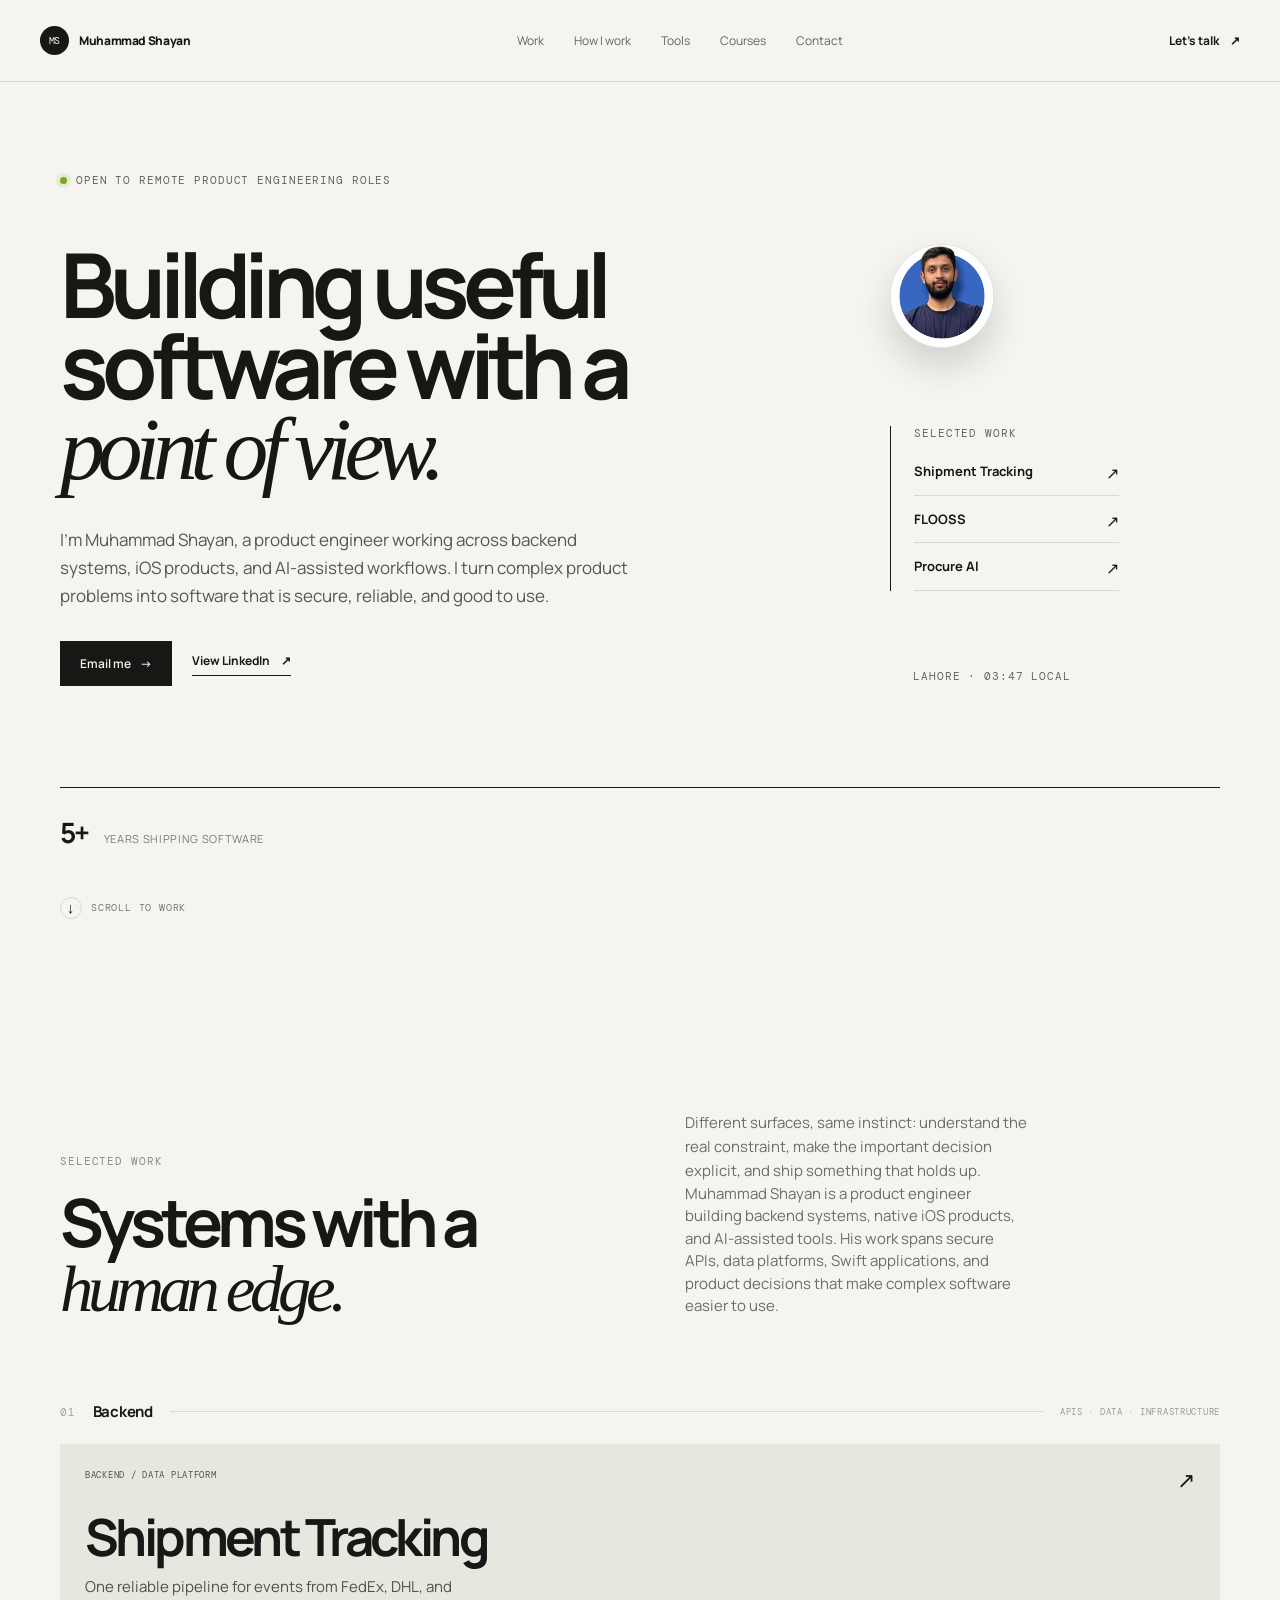
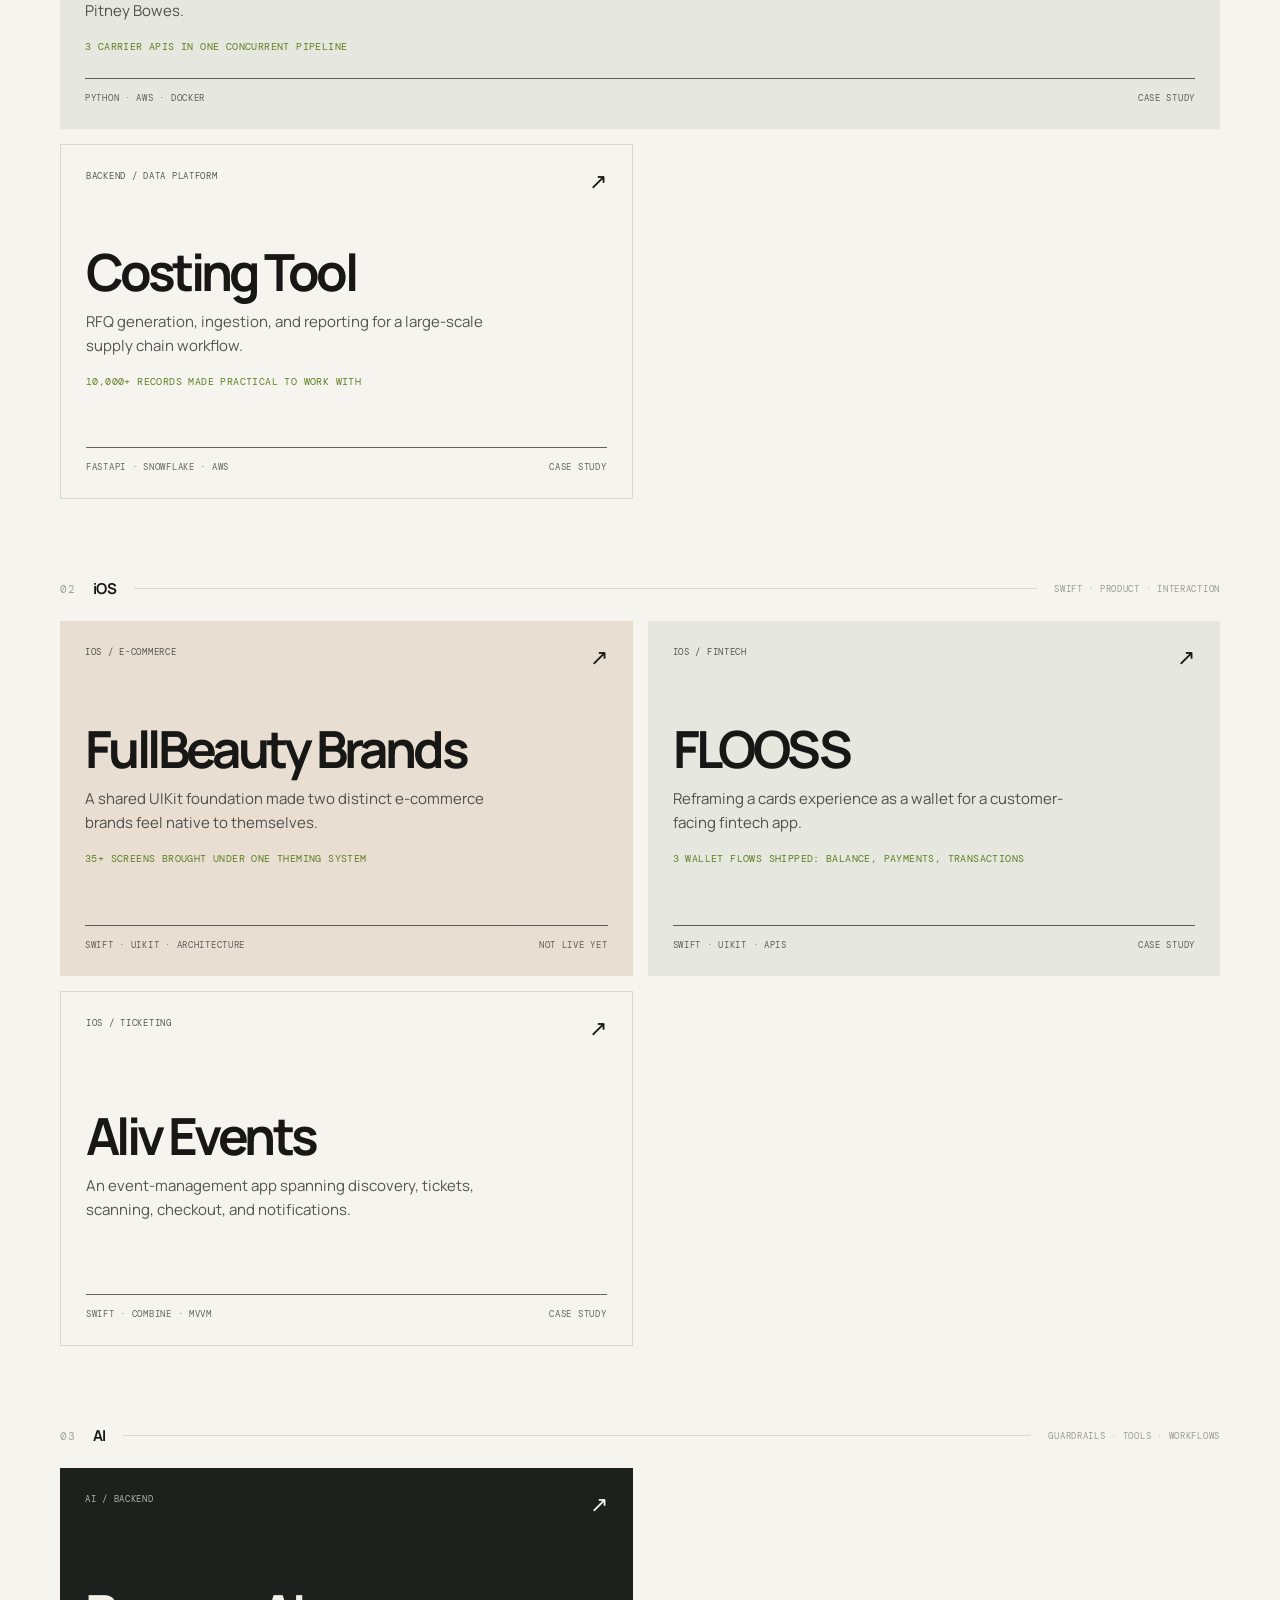
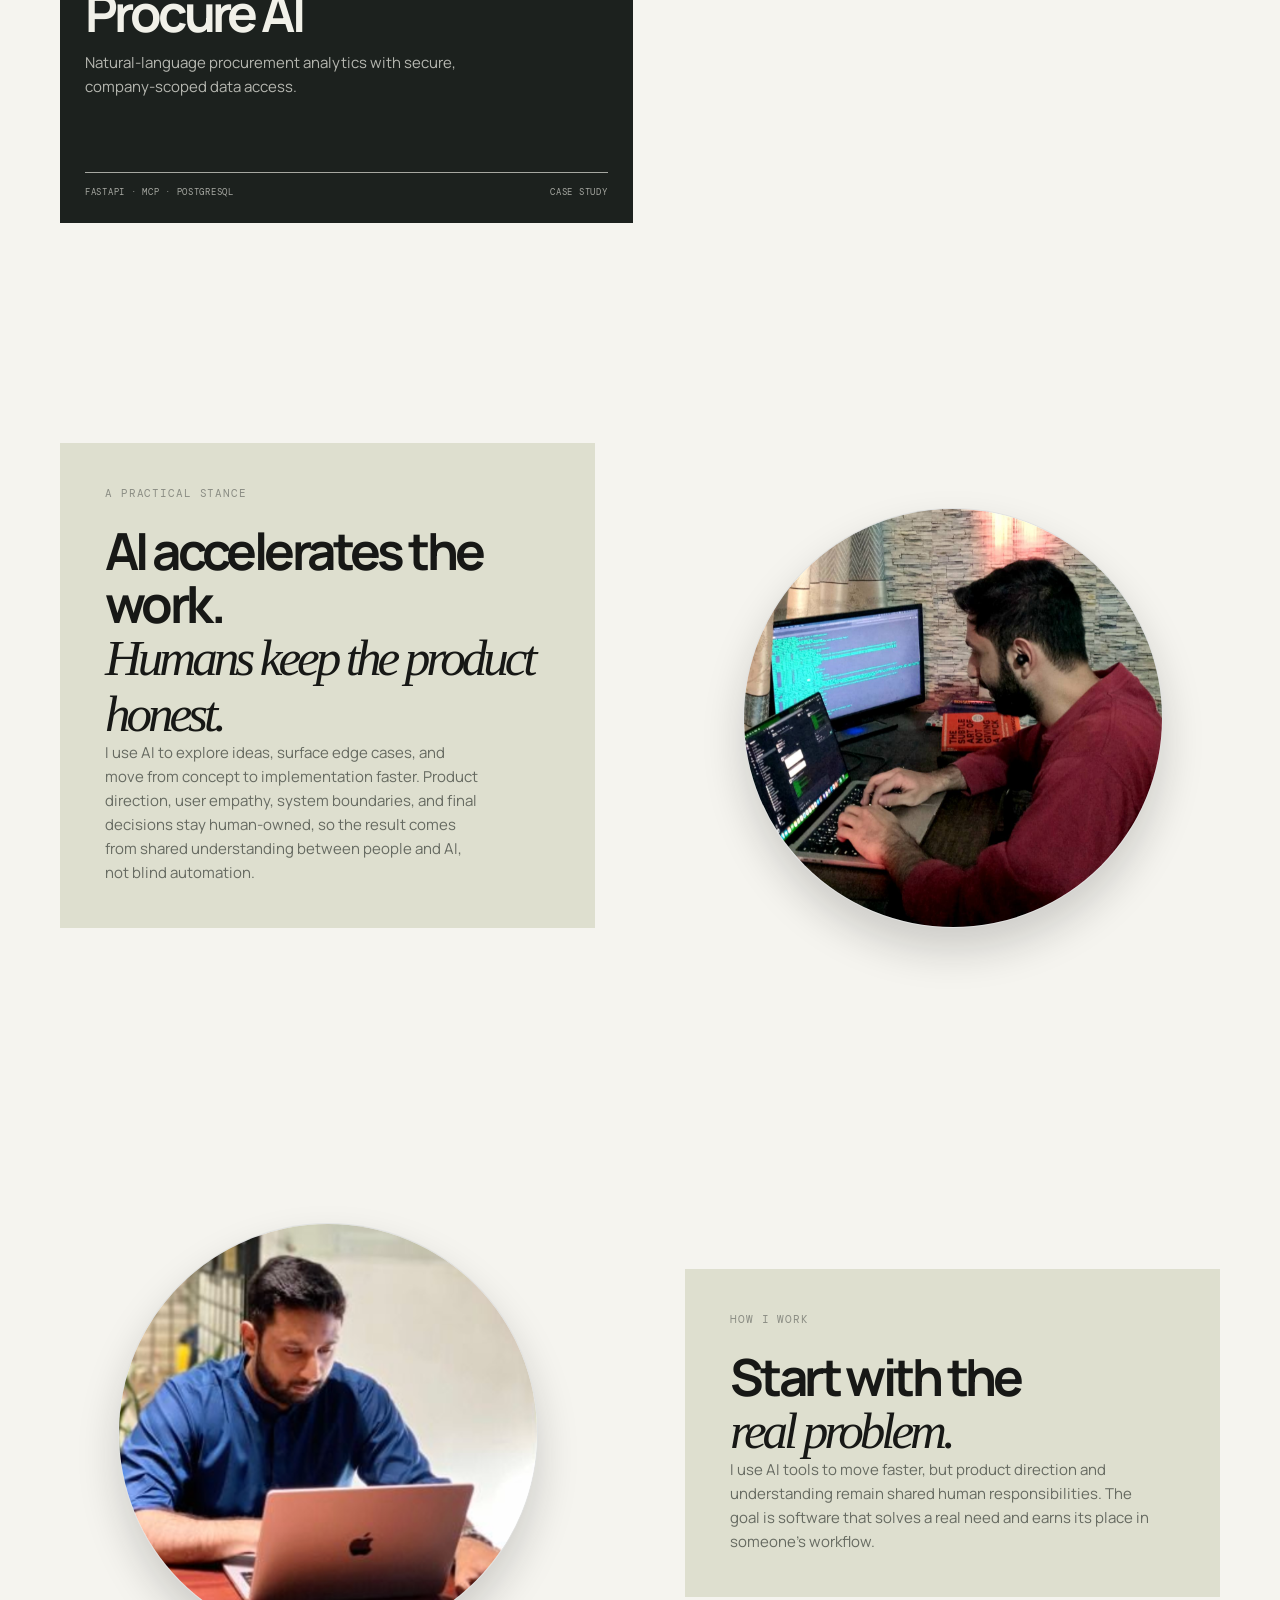
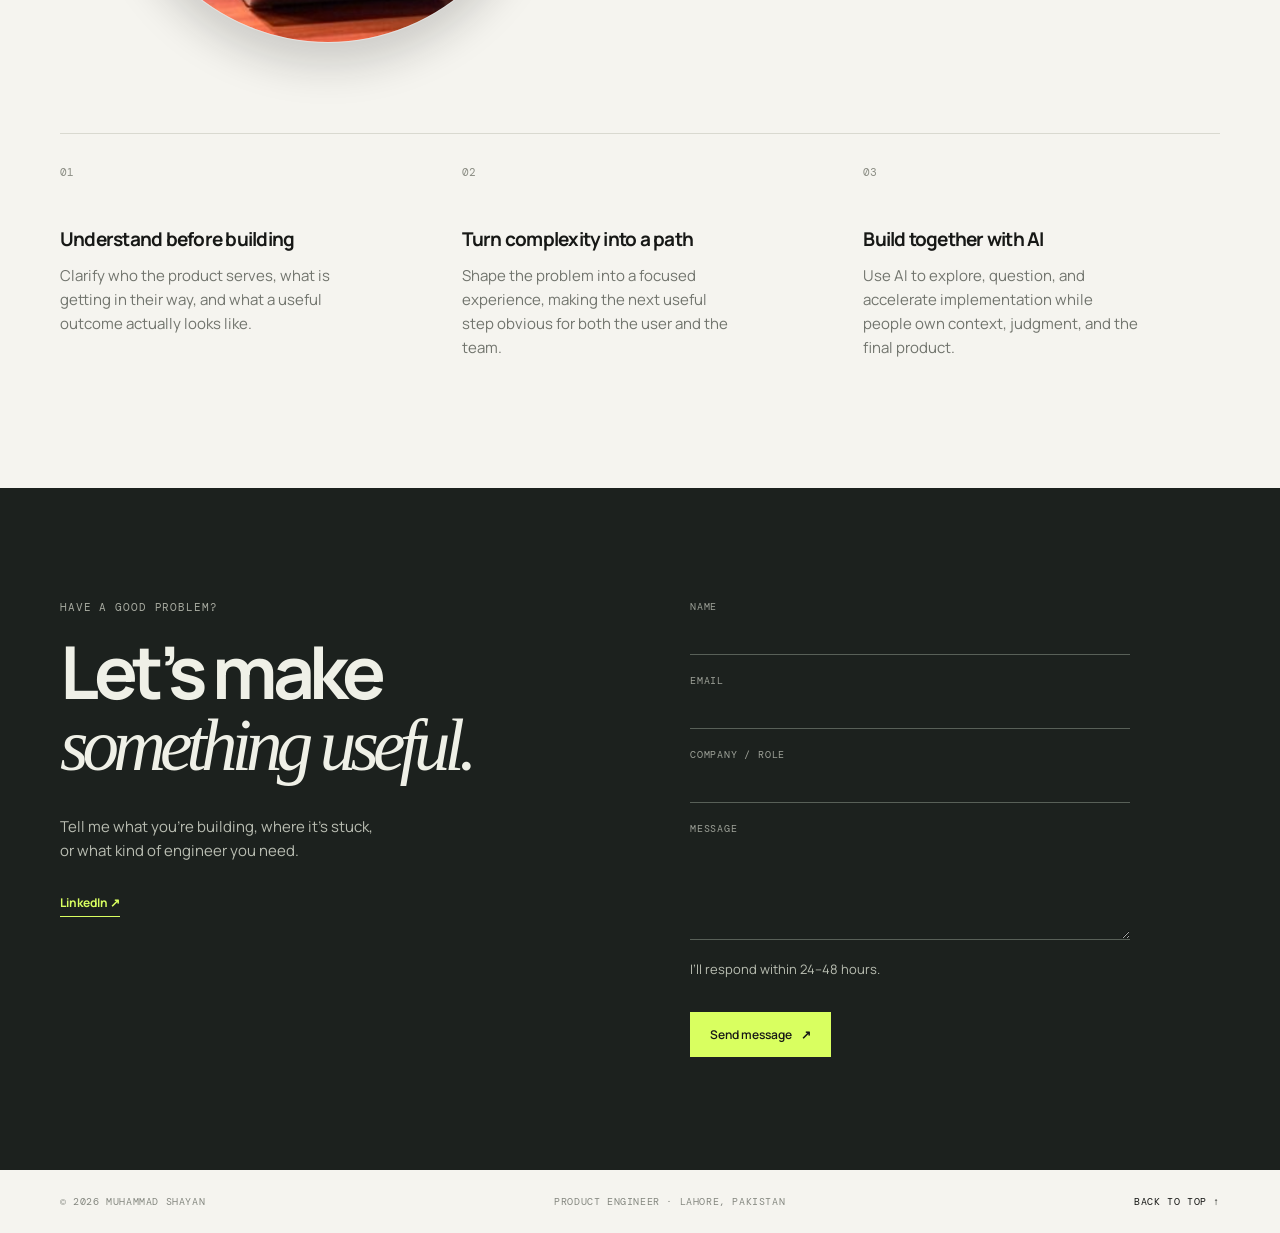
<file: index.html>
<!doctype html>
<html lang="en">
<head>
  <meta charset="utf-8">
  <meta name="viewport" content="width=device-width, initial-scale=1">
  <meta name="description" content="Muhammad Shayan is a product engineer building backend systems, native iOS products, and AI-assisted tools grounded in secure APIs, useful data, and thoughtful UX.">
  <meta name="author" content="Muhammad Shayan">
  <link rel="canonical" href="https://muhammad-shayan-haider.github.io/">
  <link rel="icon" href="assets/muhammad-shayan.jpg" type="image/jpeg">
  <meta property="og:type" content="website">
  <meta property="og:url" content="https://muhammad-shayan-haider.github.io/">
  <meta property="og:title" content="Muhammad Shayan — Product Engineer">
  <meta property="og:description" content="Backend systems, iOS products, and AI-assisted workflows — built with sound engineering judgment.">
  <meta property="og:image" content="https://muhammad-shayan-haider.github.io/assets/muhammad-shayan.jpg">
  <meta name="twitter:card" content="summary_large_image">
  <meta name="twitter:title" content="Muhammad Shayan — Product Engineer">
  <meta name="twitter:description" content="Backend systems, iOS products, and AI-assisted workflows — built with sound engineering judgment.">
  <meta name="twitter:image" content="https://muhammad-shayan-haider.github.io/assets/muhammad-shayan.jpg">
  <script type="application/ld+json">
    {
      "@context": "https://schema.org",
      "@graph": [
        {"@type":"Person","@id":"https://muhammad-shayan-haider.github.io/#person","name":"Muhammad Shayan","jobTitle":"Product Engineer","url":"https://muhammad-shayan-haider.github.io/","sameAs":["https://www.linkedin.com/in/muhammad-shayan-96467b20a/"],"knowsAbout":["Backend engineering","iOS development","Swift","AI product engineering","Secure APIs"]},
        {"@type":"WebSite","@id":"https://muhammad-shayan-haider.github.io/#website","url":"https://muhammad-shayan-haider.github.io/","name":"Muhammad Shayan — Product Engineer","description":"Muhammad Shayan is a product engineer building backend systems, native iOS products, and AI-assisted tools.","publisher":{"@id":"https://muhammad-shayan-haider.github.io/#person"}}
      ]
    }
  </script>
  <title>Muhammad Shayan — Product Engineer</title>
  <link rel="preconnect" href="https://fonts.googleapis.com">
  <link rel="preconnect" href="https://fonts.gstatic.com" crossorigin>
  <link href="https://fonts.googleapis.com/css2?family=DM+Mono:wght@400;500&family=Manrope:wght@400;500;600;700;800&display=swap" rel="stylesheet">
  <link rel="stylesheet" href="styles.css">
  <meta name="google-site-verification" content="2lUdAusrGSJ0vyj9zATzhXYY0Mb_Ny6RSrdr-Fg2oCY">
</head>
<body>
  <header class="site-header">
    <a class="brand" href="#top" aria-label="Muhammad Shayan home"><span class="brand-mark">MS</span><span>Muhammad Shayan</span></a>
    <nav aria-label="Main navigation">
      <a href="#work">Work</a><a href="#how-i-work">How I work</a><a href="tools.html">Tools</a><a href="courses.html">Courses</a><a href="#contact">Contact</a>
    </nav>
    <a class="header-cta" href="#contact">Let’s talk <span>↗</span></a>
  </header>

  <main id="top">
    <section class="hero section-shell">
      <div class="eyebrow"><span class="status-dot"></span> Open to remote product engineering roles</div>
      <div class="hero-grid">
        <div>
          <h1>Building useful<br>software with a<br><em>point of view.</em></h1>
          <p class="hero-copy">I’m Muhammad Shayan, a product engineer working across backend systems, iOS products, and AI-assisted workflows. I turn complex product problems into software that is secure, reliable, and good to use.</p>
          <div class="hero-actions"><a class="button button-dark" href="#contact">Email me <span>→</span></a><a class="text-link" href="https://www.linkedin.com/in/muhammad-shayan-96467b20a/" target="_blank" rel="noreferrer">View LinkedIn <span>↗</span></a></div>
        </div>
        <div class="hero-side"><img class="hero-portrait" src="assets/muhammad-shayan.jpg" alt="Portrait of Muhammad Shayan"><div class="hero-teaser"><span class="mono-label">Selected work</span><a href="projects/shipment-tracking.html">Shipment Tracking <span>↗</span></a><a href="projects/flooss.html">FLOOSS <span>↗</span></a><a href="projects/procure-ai.html">Procure AI <span>↗</span></a></div><div class="hero-note"><span class="mono-label" id="local-time">Lahore · --:-- local</span></div></div>
      </div>
      <div class="proof-grid"><div><strong>5+</strong><span>years shipping software</span></div></div><a class="scroll-cue" href="#work" aria-label="Scroll to selected work"><span>↓</span> Scroll to work</a>
    </section>

    <section class="work section-shell" id="work">
      <div class="section-intro"><div><span class="kicker">Selected work</span><h2>Systems with a<br><em>human edge.</em></h2></div><div><p>Different surfaces, same instinct: understand the real constraint, make the important decision explicit, and ship something that holds up.</p><p class="seo-context">Muhammad Shayan is a product engineer building backend systems, native iOS products, and AI-assisted tools. His work spans secure APIs, data platforms, Swift applications, and product decisions that make complex software easier to use.</p></div></div>
      <div class="discipline-block" id="backend"><div class="discipline-heading"><span class="section-number">01</span><h3>Backend</h3><span class="line"></span><span class="discipline-meta">APIs · data · infrastructure</span></div>
        <div class="project-grid">
          <a class="project-card card-wide card-light" href="projects/shipment-tracking.html"><div class="card-top"><span class="tag">Backend / Data platform</span><span class="arrow">↗</span></div><div><h4>Shipment Tracking</h4><p>One reliable pipeline for events from FedEx, DHL, and Pitney Bowes.</p><span class="outcome">3 carrier APIs in one concurrent pipeline</span></div><div class="card-footer"><span>Python · AWS · Docker</span><span>Case study</span></div></a>
          <a class="project-card card-outline" href="projects/costing-tool.html"><div class="card-top"><span class="tag">Backend / Data platform</span><span class="arrow">↗</span></div><div><h4>Costing Tool</h4><p>RFQ generation, ingestion, and reporting for a large-scale supply chain workflow.</p><span class="outcome">10,000+ records made practical to work with</span></div><div class="card-footer"><span>FastAPI · Snowflake · AWS</span><span>Case study</span></div></a>
        </div>
      </div>
      <div class="discipline-block" id="ios"><div class="discipline-heading"><span class="section-number">02</span><h3>iOS</h3><span class="line"></span><span class="discipline-meta">Swift · product · interaction</span></div>
        <div class="project-grid">
          <a class="project-card card-warm" href="projects/fullbeauty.html"><div class="card-top"><span class="tag">iOS / E-commerce</span><span class="arrow">↗</span></div><div><h4>FullBeauty Brands</h4><p>A shared UIKit foundation made two distinct e-commerce brands feel native to themselves.</p><span class="outcome">35+ screens brought under one theming system</span></div><div class="card-footer"><span>Swift · UIKit · Architecture</span><span>Not live yet</span></div></a>
          <a class="project-card card-light" href="projects/flooss.html"><div class="card-top"><span class="tag">iOS / Fintech</span><span class="arrow">↗</span></div><div><h4>FLOOSS</h4><p>Reframing a cards experience as a wallet for a customer-facing fintech app.</p><span class="outcome">3 wallet flows shipped: balance, payments, transactions</span></div><div class="card-footer"><span>Swift · UIKit · APIs</span><span>Case study</span></div></a>
          <a class="project-card card-outline" href="projects/aliv-events.html"><div class="card-top"><span class="tag">iOS / Ticketing</span><span class="arrow">↗</span></div><div><h4>Aliv Events</h4><p>An event-management app spanning discovery, tickets, scanning, checkout, and notifications.</p></div><div class="card-footer"><span>Swift · Combine · MVVM</span><span>Case study</span></div></a>
        </div>
      </div>
      <div class="discipline-block" id="ai"><div class="discipline-heading"><span class="section-number">03</span><h3>AI</h3><span class="line"></span><span class="discipline-meta">guardrails · tools · workflows</span></div>
        <div class="project-grid"><a class="project-card dark-card" href="projects/procure-ai.html"><div class="card-top"><span class="tag">AI / Backend</span><span class="arrow">↗</span></div><div><h4>Procure AI</h4><p>Natural-language procurement analytics with secure, company-scoped data access.</p></div><div class="card-footer"><span>FastAPI · MCP · PostgreSQL</span><span>Case study</span></div></a></div>
      </div>
    </section>

    <section class="ai-spotlight section-shell" id="ai-spotlight">
      <div class="ai-spotlight-copy">
        <span class="kicker">A practical stance</span>
        <h2>AI accelerates the work.<br><em>Humans keep the product honest.</em></h2>
        <p>I use AI to explore ideas, surface edge cases, and move from concept to implementation faster. Product direction, user empathy, system boundaries, and final decisions stay human-owned, so the result comes from shared understanding between people and AI, not blind automation.</p>
      </div>
      <img class="ai-spotlight-image" src="assets/muhammad-shayan-workspace.jpg" alt="Muhammad Shayan working at a desk">
    </section>


    <section class="how section-shell" id="how-i-work">
      <div class="how-spotlight">
        <img class="how-spotlight-image" src="assets/muhammad-shayan-building.jpg" alt="Muhammad Shayan working at a laptop">
        <div class="how-spotlight-copy">
          <span class="kicker">How I work</span>
          <h2>Start with the<br><em>real problem.</em></h2>
          <p>I use AI tools to move faster, but product direction and understanding remain shared human responsibilities. The goal is software that solves a real need and earns its place in someone’s workflow.</p>
        </div>
      </div>
      <div class="principles"><div><span>01</span><h3>Understand before building</h3><p>Clarify who the product serves, what is getting in their way, and what a useful outcome actually looks like.</p></div><div><span>02</span><h3>Turn complexity into a path</h3><p>Shape the problem into a focused experience, making the next useful step obvious for both the user and the team.</p></div><div><span>03</span><h3>Build together with AI</h3><p>Use AI to explore, question, and accelerate implementation while people own context, judgment, and the final product.</p></div></div>
    </section>

    <section class="contact dark-section" id="contact"><div class="section-shell contact-grid"><div><span class="kicker muted">Have a good problem?</span><h2>Let’s make<br><em>something useful.</em></h2><p class="contact-intro">Tell me what you’re building, where it’s stuck, or what kind of engineer you need.</p><a class="linkedin-link" href="https://www.linkedin.com/in/muhammad-shayan-96467b20a/" target="_blank" rel="noreferrer">LinkedIn <span>↗</span></a></div><form action="https://formspree.io/f/xoeadeao" method="POST"><label>Name<input type="text" name="name" autocomplete="name" required></label><label>Email<input type="email" name="email" autocomplete="email" required></label><label>Company / role<input type="text" name="company_role" required></label><label>Message<textarea name="message" rows="4" required></textarea></label><p class="form-trust">I’ll respond within 24–48 hours.</p><button class="button button-light" type="submit">Send message <span>↗</span></button></form></div></section>
  </main>
  <footer class="site-footer section-shell"><span>© 2026 Muhammad Shayan</span><span>Product engineer · Lahore, Pakistan</span><a href="#top">Back to top ↑</a></footer>
  <script src="script.js"></script>
</body>
</html>
</file>
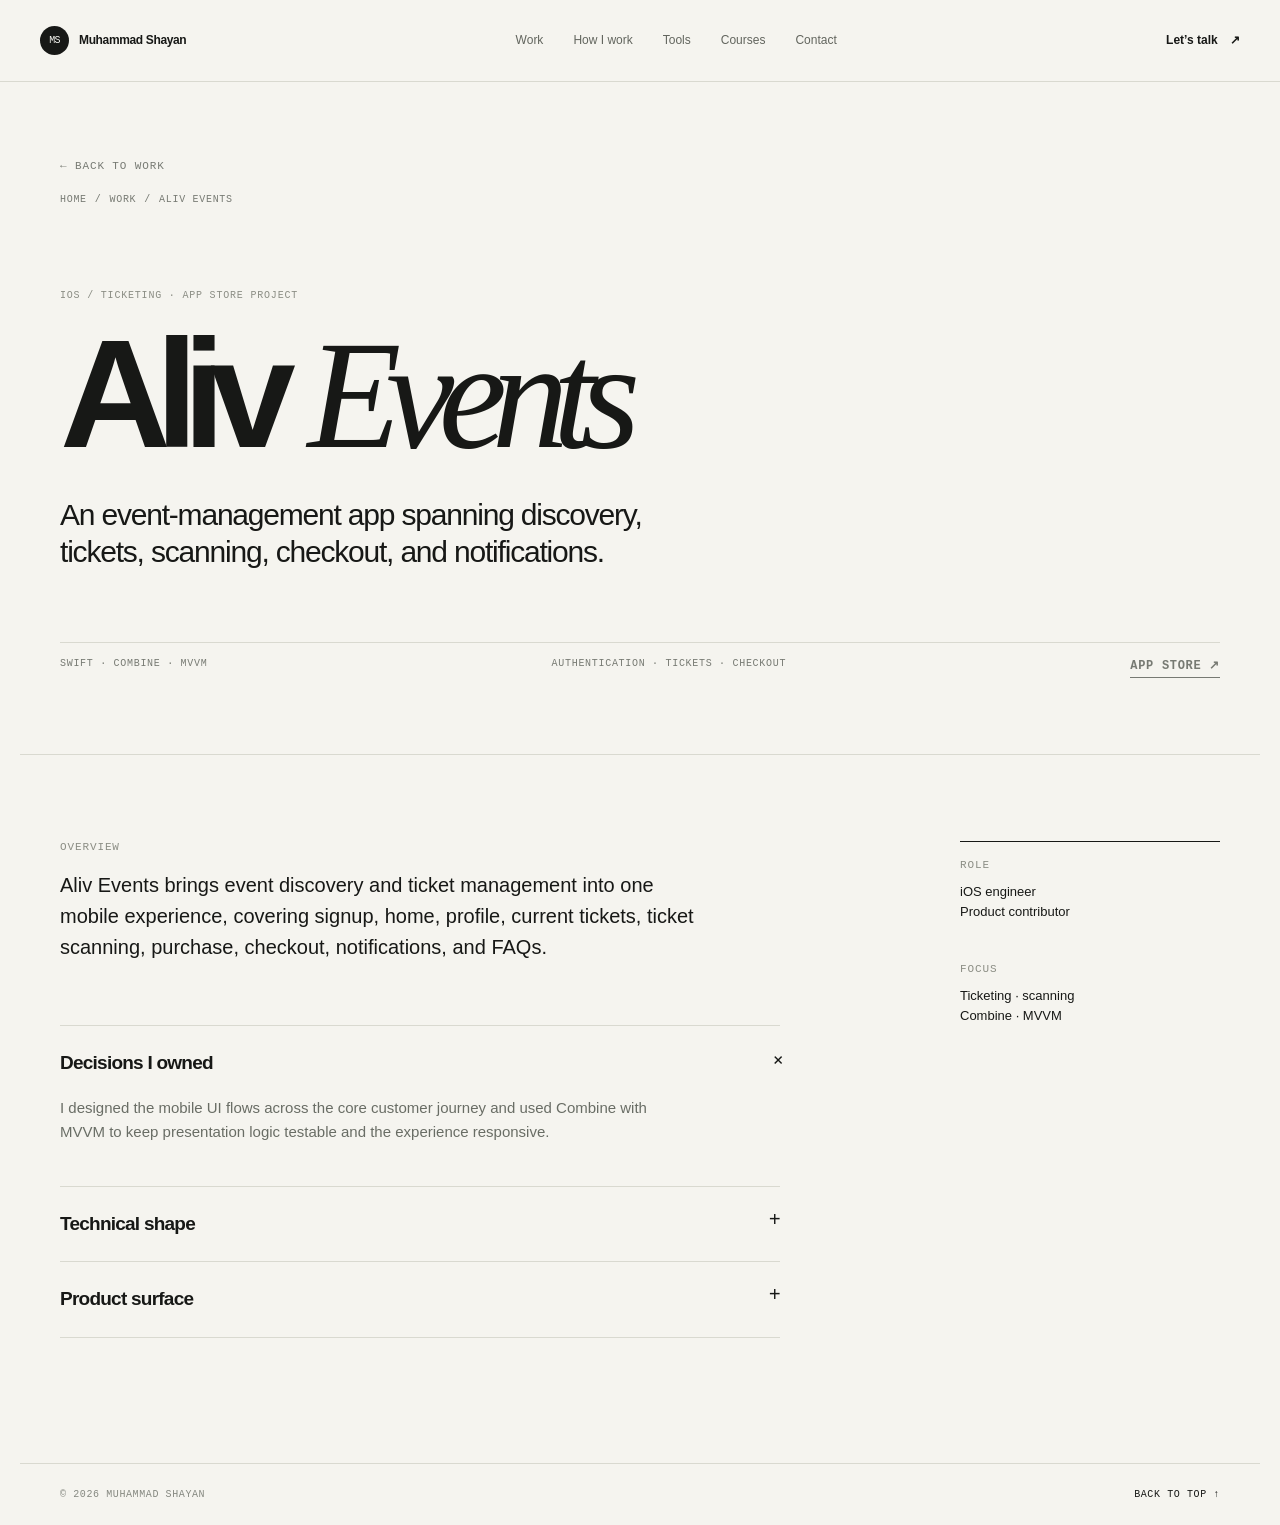
<file: projects/aliv-events.html>
<!doctype html><html lang="en"><head><meta charset="utf-8"><meta name="viewport" content="width=device-width, initial-scale=1"><meta name="description" content="An event-management iOS app that brings discovery, tickets, scanning, checkout, and notifications into one customer journey."><link rel="canonical" href="https://muhammad-shayan-haider.github.io/projects/aliv-events.html"><link rel="icon" href="../assets/muhammad-shayan.jpg" type="image/jpeg"><meta property="og:type" content="article"><meta property="og:url" content="https://muhammad-shayan-haider.github.io/projects/aliv-events.html"><meta property="og:title" content="Aliv Events — Muhammad Shayan"><meta property="og:description" content="An event-management iOS app that brings discovery, tickets, scanning, checkout, and notifications into one customer journey."><meta property="og:image" content="https://muhammad-shayan-haider.github.io/assets/muhammad-shayan.jpg"><meta name="twitter:card" content="summary_large_image"><meta name="twitter:title" content="Aliv Events — Muhammad Shayan"><meta name="twitter:description" content="An event-management iOS app that brings discovery, tickets, scanning, checkout, and notifications into one customer journey."><meta name="twitter:image" content="https://muhammad-shayan-haider.github.io/assets/muhammad-shayan.jpg"><title>Aliv Events — Muhammad Shayan</title><link rel="stylesheet" href="../styles.css"><link rel="stylesheet" href="../detail.css"><script type="application/ld+json">{"@context":"https://schema.org","@type":"CreativeWork","name":"Aliv Events","url":"https://muhammad-shayan-haider.github.io/projects/aliv-events.html","description":"An event-management iOS app that brings discovery, tickets, scanning, checkout, and notifications into one customer journey.","about":"iOS product engineering","contributor":{"@type":"Person","name":"Muhammad Shayan"},"isPartOf":{"@id":"https://muhammad-shayan-haider.github.io/#website"}}</script><script type="application/ld+json">{"@context":"https://schema.org","@type":"BreadcrumbList","itemListElement":[{"@type":"ListItem","position":1,"name":"Home","item":"https://muhammad-shayan-haider.github.io/"},{"@type":"ListItem","position":2,"name":"Work","item":"https://muhammad-shayan-haider.github.io/#work"},{"@type":"ListItem","position":3,"name":"Aliv Events","item":"https://muhammad-shayan-haider.github.io/projects/aliv-events.html"}]}</script></head><body class="detail-page"><header class="site-header"><a class="brand" href="../index.html"><span class="brand-mark">MS</span><span>Muhammad Shayan</span></a><nav><a href="../index.html#work">Work</a><a href="../index.html#how-i-work">How I work</a><a href="../tools.html">Tools</a><a href="../courses.html">Courses</a><a href="../index.html#contact">Contact</a></nav><a class="header-cta" href="../index.html#contact">Let’s talk <span>↗</span></a></header><main><section class="detail-hero section-shell"><a class="back-link" href="../index.html#ios">← Back to work</a><nav class="breadcrumbs" aria-label="Breadcrumb"><a href="../index.html">Home</a><span aria-hidden="true">/</span><a href="../index.html#work">Work</a><span aria-hidden="true">/</span><span>Aliv Events</span></nav><div class="detail-label">iOS / Ticketing · App Store project</div><h1>Aliv <em>Events</em></h1><p class="detail-lede">An event-management app spanning discovery, tickets, scanning, checkout, and notifications.</p><div class="detail-meta"><span>Swift · Combine · MVVM</span><span>Authentication · tickets · checkout</span><a class="text-link" href="https://apps.apple.com/bs/app/aliv-events/id6444632488" target="_blank" rel="noreferrer">App Store ↗</a></div></section><section class="detail-body section-shell"><div class="detail-main"><div class="detail-block"><span class="kicker">Overview</span><p>Aliv Events brings event discovery and ticket management into one mobile experience, covering signup, home, profile, current tickets, ticket scanning, purchase, checkout, notifications, and FAQs.</p></div><details open><summary>Decisions I owned <span>+</span></summary><div class="details-content"><p>I designed the mobile UI flows across the core customer journey and used Combine with MVVM to keep presentation logic testable and the experience responsive.</p></div></details><details><summary>Technical shape <span>+</span></summary><div class="details-content"><p>The app separated presentation concerns from interaction and state handling through MVVM, with Combine coordinating UI updates across authentication, discovery, ticketing, and checkout flows.</p></div></details><details><summary>Product surface <span>+</span></summary><div class="details-content"><p>The product covered both sides of attending an event: finding something worth attending and having a reliable path from ticket purchase to entry.</p></div></details></div><aside class="detail-aside"><span class="kicker">Role</span><p>iOS engineer<br>Product contributor</p><span class="kicker">Focus</span><p>Ticketing · scanning<br>Combine · MVVM</p></aside></section></main><footer class="site-footer section-shell"><span>© 2026 Muhammad Shayan</span><a href="../index.html#top">Back to top ↑</a></footer></body></html>
</file>
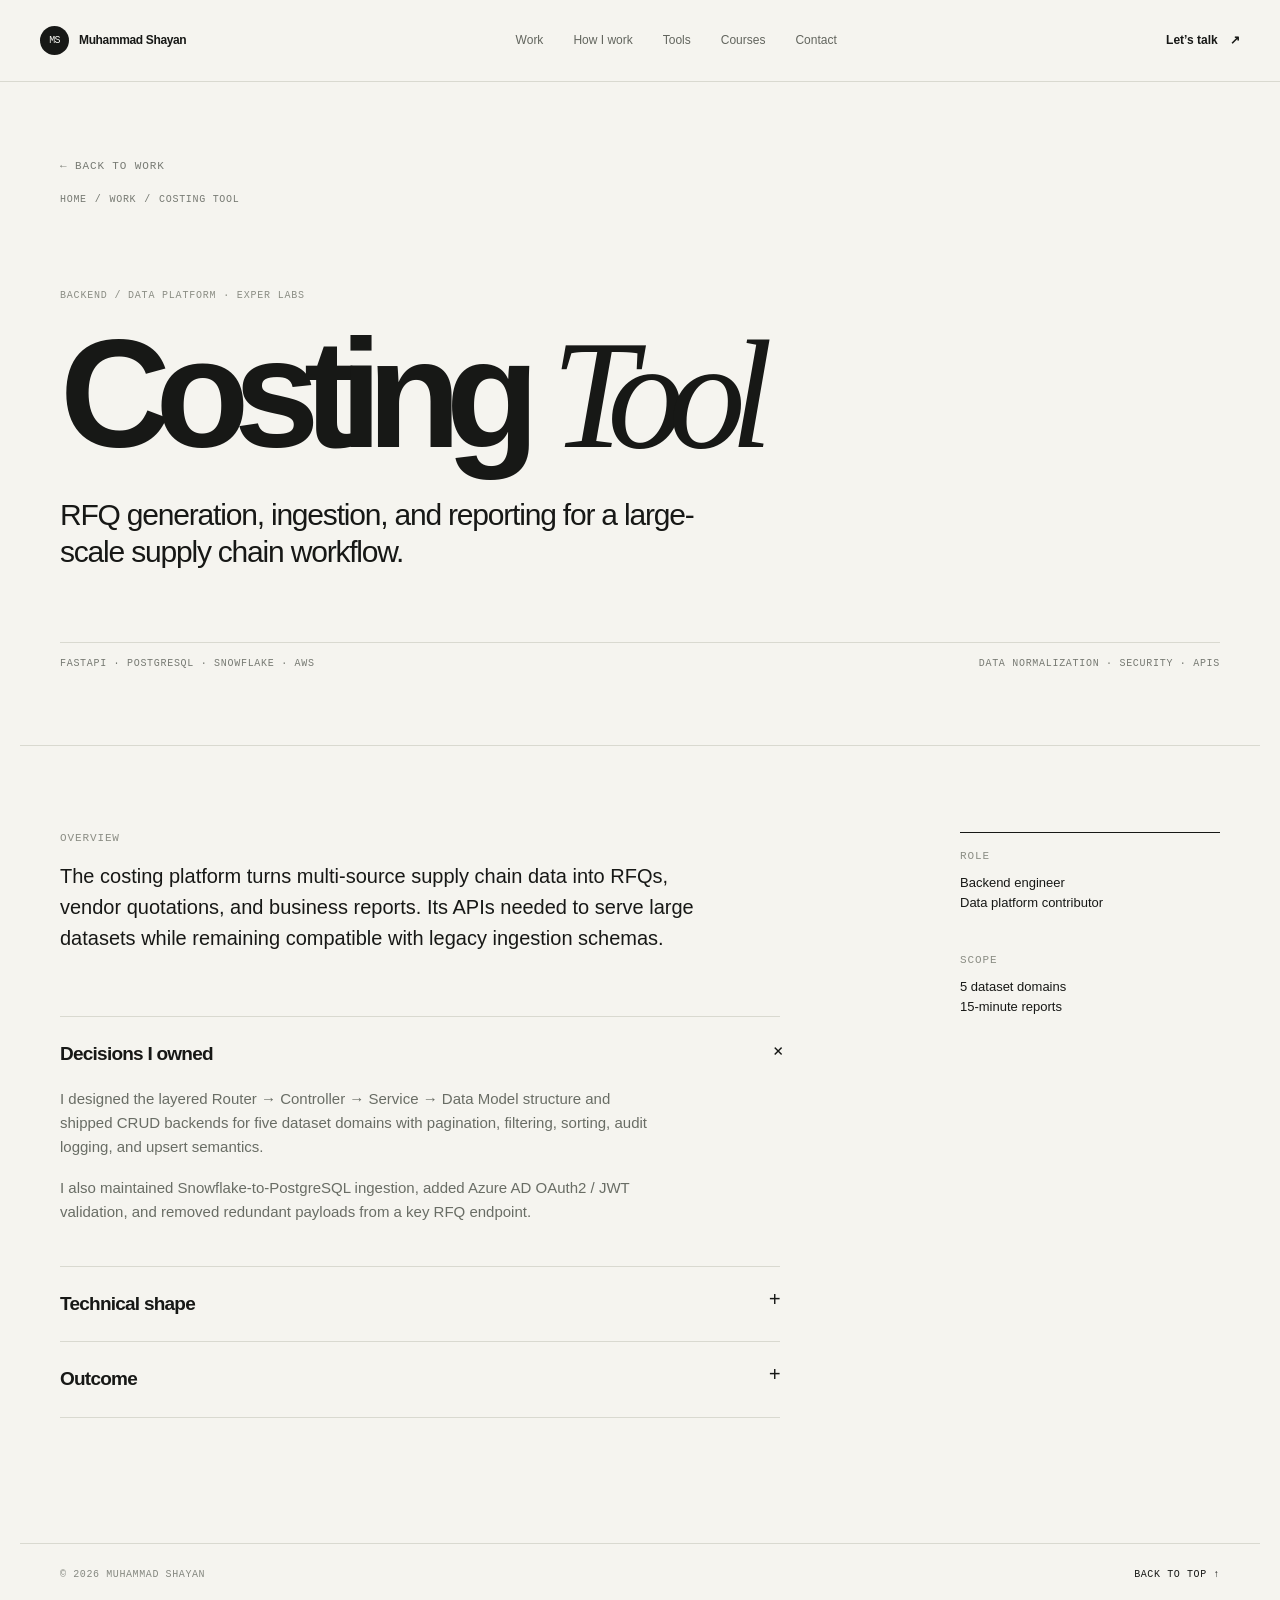
<file: projects/costing-tool.html>
<!doctype html><html lang="en"><head><meta charset="utf-8"><meta name="viewport" content="width=device-width, initial-scale=1"><meta name="description" content="A backend data platform that made RFQ generation, ingestion, and reporting practical across five dataset domains."><link rel="canonical" href="https://muhammad-shayan-haider.github.io/projects/costing-tool.html"><link rel="icon" href="../assets/muhammad-shayan.jpg" type="image/jpeg"><meta property="og:type" content="article"><meta property="og:url" content="https://muhammad-shayan-haider.github.io/projects/costing-tool.html"><meta property="og:title" content="Costing Tool — Muhammad Shayan"><meta property="og:description" content="A backend data platform that made RFQ generation, ingestion, and reporting practical across five dataset domains."><meta property="og:image" content="https://muhammad-shayan-haider.github.io/assets/muhammad-shayan.jpg"><meta name="twitter:card" content="summary_large_image"><meta name="twitter:title" content="Costing Tool — Muhammad Shayan"><meta name="twitter:description" content="A backend data platform that made RFQ generation, ingestion, and reporting practical across five dataset domains."><meta name="twitter:image" content="https://muhammad-shayan-haider.github.io/assets/muhammad-shayan.jpg"><title>Costing Tool — Muhammad Shayan</title><link rel="stylesheet" href="../styles.css"><link rel="stylesheet" href="../detail.css"><script type="application/ld+json">{"@context":"https://schema.org","@type":"CreativeWork","name":"Costing Tool","url":"https://muhammad-shayan-haider.github.io/projects/costing-tool.html","description":"A backend data platform that made RFQ generation, ingestion, and reporting practical across five dataset domains.","about":"Backend data platforms","contributor":{"@type":"Person","name":"Muhammad Shayan"},"isPartOf":{"@id":"https://muhammad-shayan-haider.github.io/#website"}}</script><script type="application/ld+json">{"@context":"https://schema.org","@type":"BreadcrumbList","itemListElement":[{"@type":"ListItem","position":1,"name":"Home","item":"https://muhammad-shayan-haider.github.io/"},{"@type":"ListItem","position":2,"name":"Work","item":"https://muhammad-shayan-haider.github.io/#work"},{"@type":"ListItem","position":3,"name":"Costing Tool","item":"https://muhammad-shayan-haider.github.io/projects/costing-tool.html"}]}</script></head><body class="detail-page"><header class="site-header"><a class="brand" href="../index.html"><span class="brand-mark">MS</span><span>Muhammad Shayan</span></a><nav><a href="../index.html#work">Work</a><a href="../index.html#how-i-work">How I work</a><a href="../tools.html">Tools</a><a href="../courses.html">Courses</a><a href="../index.html#contact">Contact</a></nav><a class="header-cta" href="../index.html#contact">Let’s talk <span>↗</span></a></header><main><section class="detail-hero section-shell"><a class="back-link" href="../index.html#backend">← Back to work</a><nav class="breadcrumbs" aria-label="Breadcrumb"><a href="../index.html">Home</a><span aria-hidden="true">/</span><a href="../index.html#work">Work</a><span aria-hidden="true">/</span><span>Costing Tool</span></nav><div class="detail-label">Backend / Data platform · Exper Labs</div><h1>Costing <em>Tool</em></h1><p class="detail-lede">RFQ generation, ingestion, and reporting for a large-scale supply chain workflow.</p><div class="detail-meta"><span>FastAPI · PostgreSQL · Snowflake · AWS</span><span>Data normalization · security · APIs</span></div></section><section class="detail-body section-shell"><div class="detail-main"><div class="detail-block"><span class="kicker">Overview</span><p>The costing platform turns multi-source supply chain data into RFQs, vendor quotations, and business reports. Its APIs needed to serve large datasets while remaining compatible with legacy ingestion schemas.</p></div><details open><summary>Decisions I owned <span>+</span></summary><div class="details-content"><p>I designed the layered Router → Controller → Service → Data Model structure and shipped CRUD backends for five dataset domains with pagination, filtering, sorting, audit logging, and upsert semantics.</p><p>I also maintained Snowflake-to-PostgreSQL ingestion, added Azure AD OAuth2 / JWT validation, and removed redundant payloads from a key RFQ endpoint.</p></div></details><details><summary>Technical shape <span>+</span></summary><div class="details-content"><p>The system normalized legacy and modern schemas before writing to PostgreSQL, then generated costing and duty calculations through scheduled workflows. Protected admin APIs used MSAL/Azure AD with validated JWT claims.</p></div></details><details><summary>Outcome <span>+</span></summary><div class="details-content"><p>Dataset administration became more usable at scale, and the RFQ endpoint gained roughly one second through a smaller response payload.</p></div></details></div><aside class="detail-aside"><span class="kicker">Role</span><p>Backend engineer<br>Data platform contributor</p><span class="kicker">Scope</span><p>5 dataset domains<br>15-minute reports</p></aside></section></main><footer class="site-footer section-shell"><span>© 2026 Muhammad Shayan</span><a href="../index.html#top">Back to top ↑</a></footer></body></html>
</file>
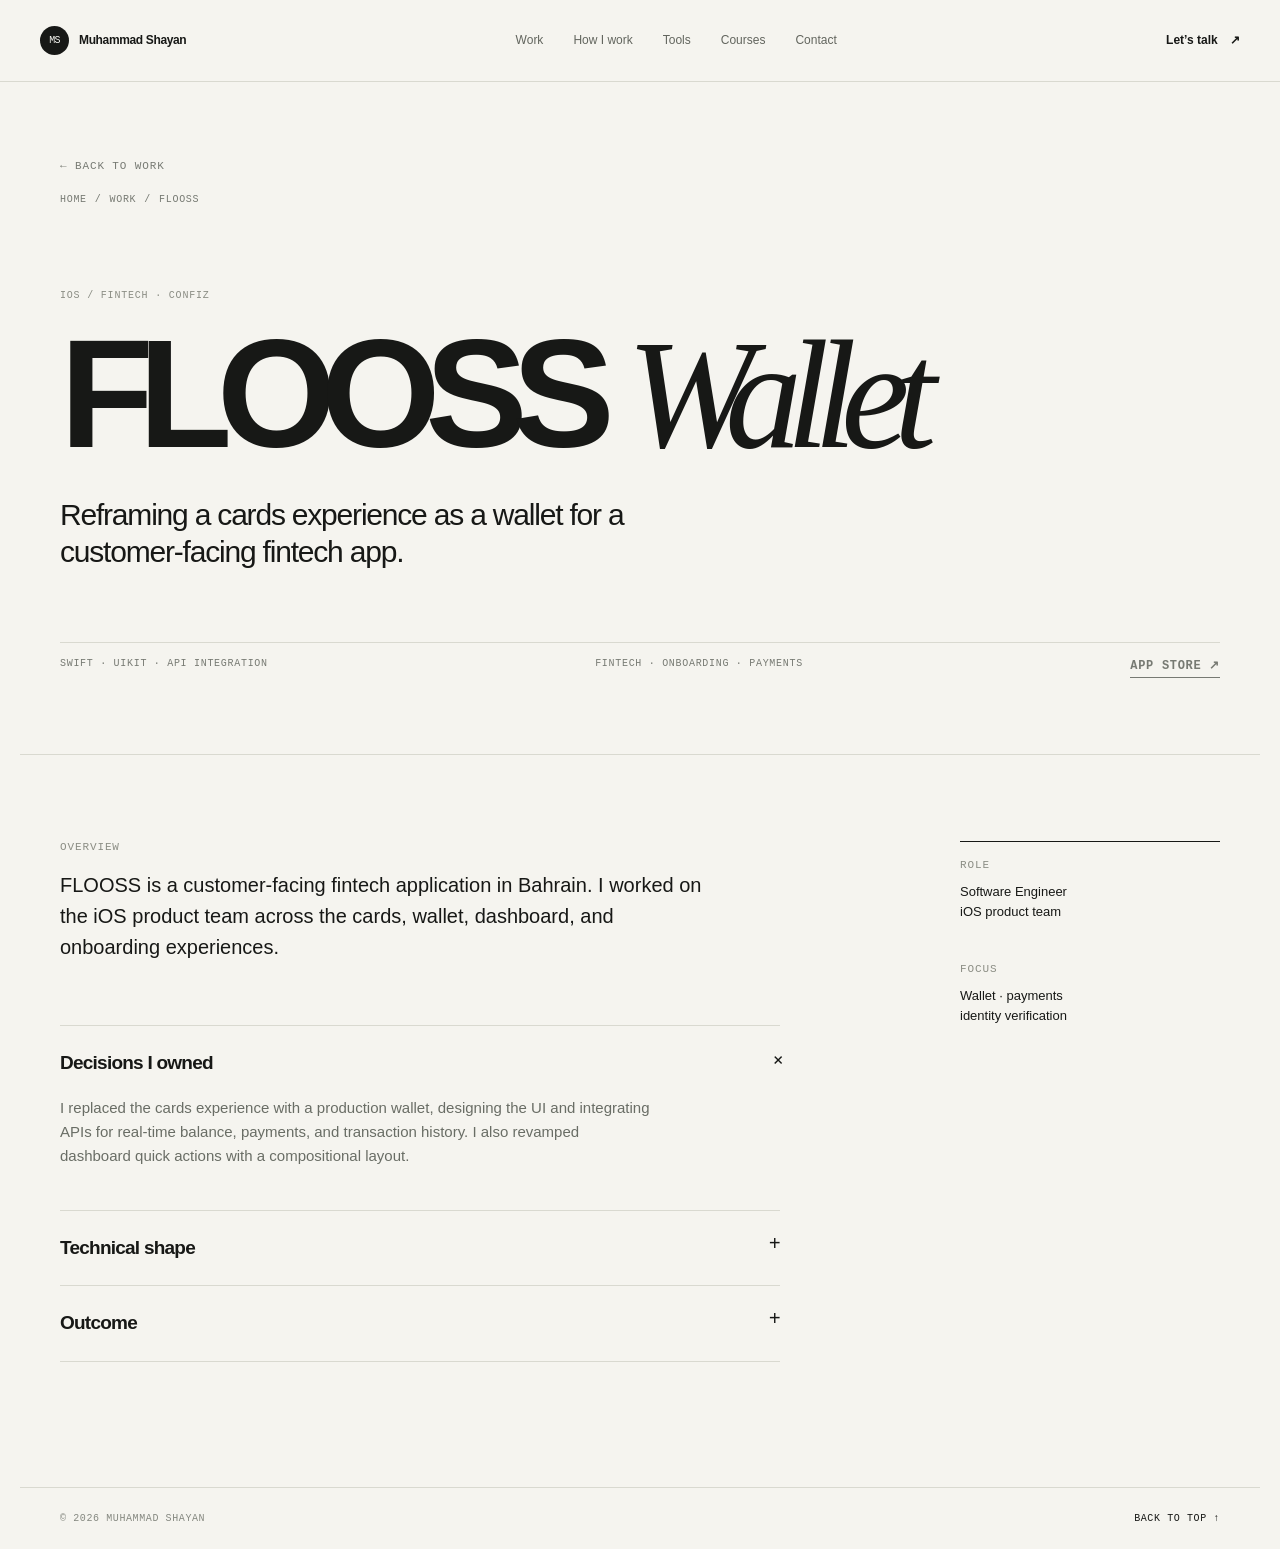
<file: projects/flooss.html>
<!doctype html><html lang="en"><head><meta charset="utf-8"><meta name="viewport" content="width=device-width, initial-scale=1"><meta name="description" content="A customer-facing iOS fintech experience that reframed cards as a wallet for balance, payments, transactions, and onboarding."><link rel="canonical" href="https://muhammad-shayan-haider.github.io/projects/flooss.html"><link rel="icon" href="../assets/muhammad-shayan.jpg" type="image/jpeg"><meta property="og:type" content="article"><meta property="og:url" content="https://muhammad-shayan-haider.github.io/projects/flooss.html"><meta property="og:title" content="FLOOSS Wallet — Muhammad Shayan"><meta property="og:description" content="A customer-facing iOS fintech experience that reframed cards as a wallet for balance, payments, transactions, and onboarding."><meta property="og:image" content="https://muhammad-shayan-haider.github.io/assets/muhammad-shayan.jpg"><meta name="twitter:card" content="summary_large_image"><meta name="twitter:title" content="FLOOSS Wallet — Muhammad Shayan"><meta name="twitter:description" content="A customer-facing iOS fintech experience that reframed cards as a wallet for balance, payments, transactions, and onboarding."><meta name="twitter:image" content="https://muhammad-shayan-haider.github.io/assets/muhammad-shayan.jpg"><title>FLOOSS Wallet — Muhammad Shayan</title><link rel="stylesheet" href="../styles.css"><link rel="stylesheet" href="../detail.css"><script type="application/ld+json">{"@context":"https://schema.org","@type":"CreativeWork","name":"FLOOSS Wallet","url":"https://muhammad-shayan-haider.github.io/projects/flooss.html","description":"A customer-facing iOS fintech experience that reframed cards as a wallet for balance, payments, transactions, and onboarding.","about":"iOS product engineering","contributor":{"@type":"Person","name":"Muhammad Shayan"},"isPartOf":{"@id":"https://muhammad-shayan-haider.github.io/#website"}}</script><script type="application/ld+json">{"@context":"https://schema.org","@type":"BreadcrumbList","itemListElement":[{"@type":"ListItem","position":1,"name":"Home","item":"https://muhammad-shayan-haider.github.io/"},{"@type":"ListItem","position":2,"name":"Work","item":"https://muhammad-shayan-haider.github.io/#work"},{"@type":"ListItem","position":3,"name":"FLOOSS","item":"https://muhammad-shayan-haider.github.io/projects/flooss.html"}]}</script></head><body class="detail-page"><header class="site-header"><a class="brand" href="../index.html"><span class="brand-mark">MS</span><span>Muhammad Shayan</span></a><nav><a href="../index.html#work">Work</a><a href="../index.html#how-i-work">How I work</a><a href="../tools.html">Tools</a><a href="../courses.html">Courses</a><a href="../index.html#contact">Contact</a></nav><a class="header-cta" href="../index.html#contact">Let’s talk <span>↗</span></a></header><main><section class="detail-hero section-shell"><a class="back-link" href="../index.html#ios">← Back to work</a><nav class="breadcrumbs" aria-label="Breadcrumb"><a href="../index.html">Home</a><span aria-hidden="true">/</span><a href="../index.html#work">Work</a><span aria-hidden="true">/</span><span>FLOOSS</span></nav><div class="detail-label">iOS / Fintech · Confiz</div><h1>FLOOSS <em>Wallet</em></h1><p class="detail-lede">Reframing a cards experience as a wallet for a customer-facing fintech app.</p><div class="detail-meta"><span>Swift · UIKit · API integration</span><span>Fintech · onboarding · payments</span><a class="text-link" href="https://apps.apple.com/bh/app/flooss-bahrain/id1556197476" target="_blank" rel="noreferrer">App Store ↗</a></div></section><section class="detail-body section-shell"><div class="detail-main"><div class="detail-block"><span class="kicker">Overview</span><p>FLOOSS is a customer-facing fintech application in Bahrain. I worked on the iOS product team across the cards, wallet, dashboard, and onboarding experiences.</p></div><details open><summary>Decisions I owned <span>+</span></summary><div class="details-content"><p>I replaced the cards experience with a production wallet, designing the UI and integrating APIs for real-time balance, payments, and transaction history. I also revamped dashboard quick actions with a compositional layout.</p></div></details><details><summary>Technical shape <span>+</span></summary><div class="details-content"><p>The work combined Swift/UIKit product delivery with API integration, third-party identity verification, document scanning, selfie capture, refresh eKYC flows, and initial unit-test coverage.</p></div></details><details><summary>Outcome <span>+</span></summary><div class="details-content"><p>The experience gave customers a clearer way to understand and act on their money, while making room for stronger onboarding and test coverage.</p></div></details></div><aside class="detail-aside"><span class="kicker">Role</span><p>Software Engineer<br>iOS product team</p><span class="kicker">Focus</span><p>Wallet · payments<br>identity verification</p></aside></section></main><footer class="site-footer section-shell"><span>© 2026 Muhammad Shayan</span><a href="../index.html#top">Back to top ↑</a></footer></body></html>
</file>
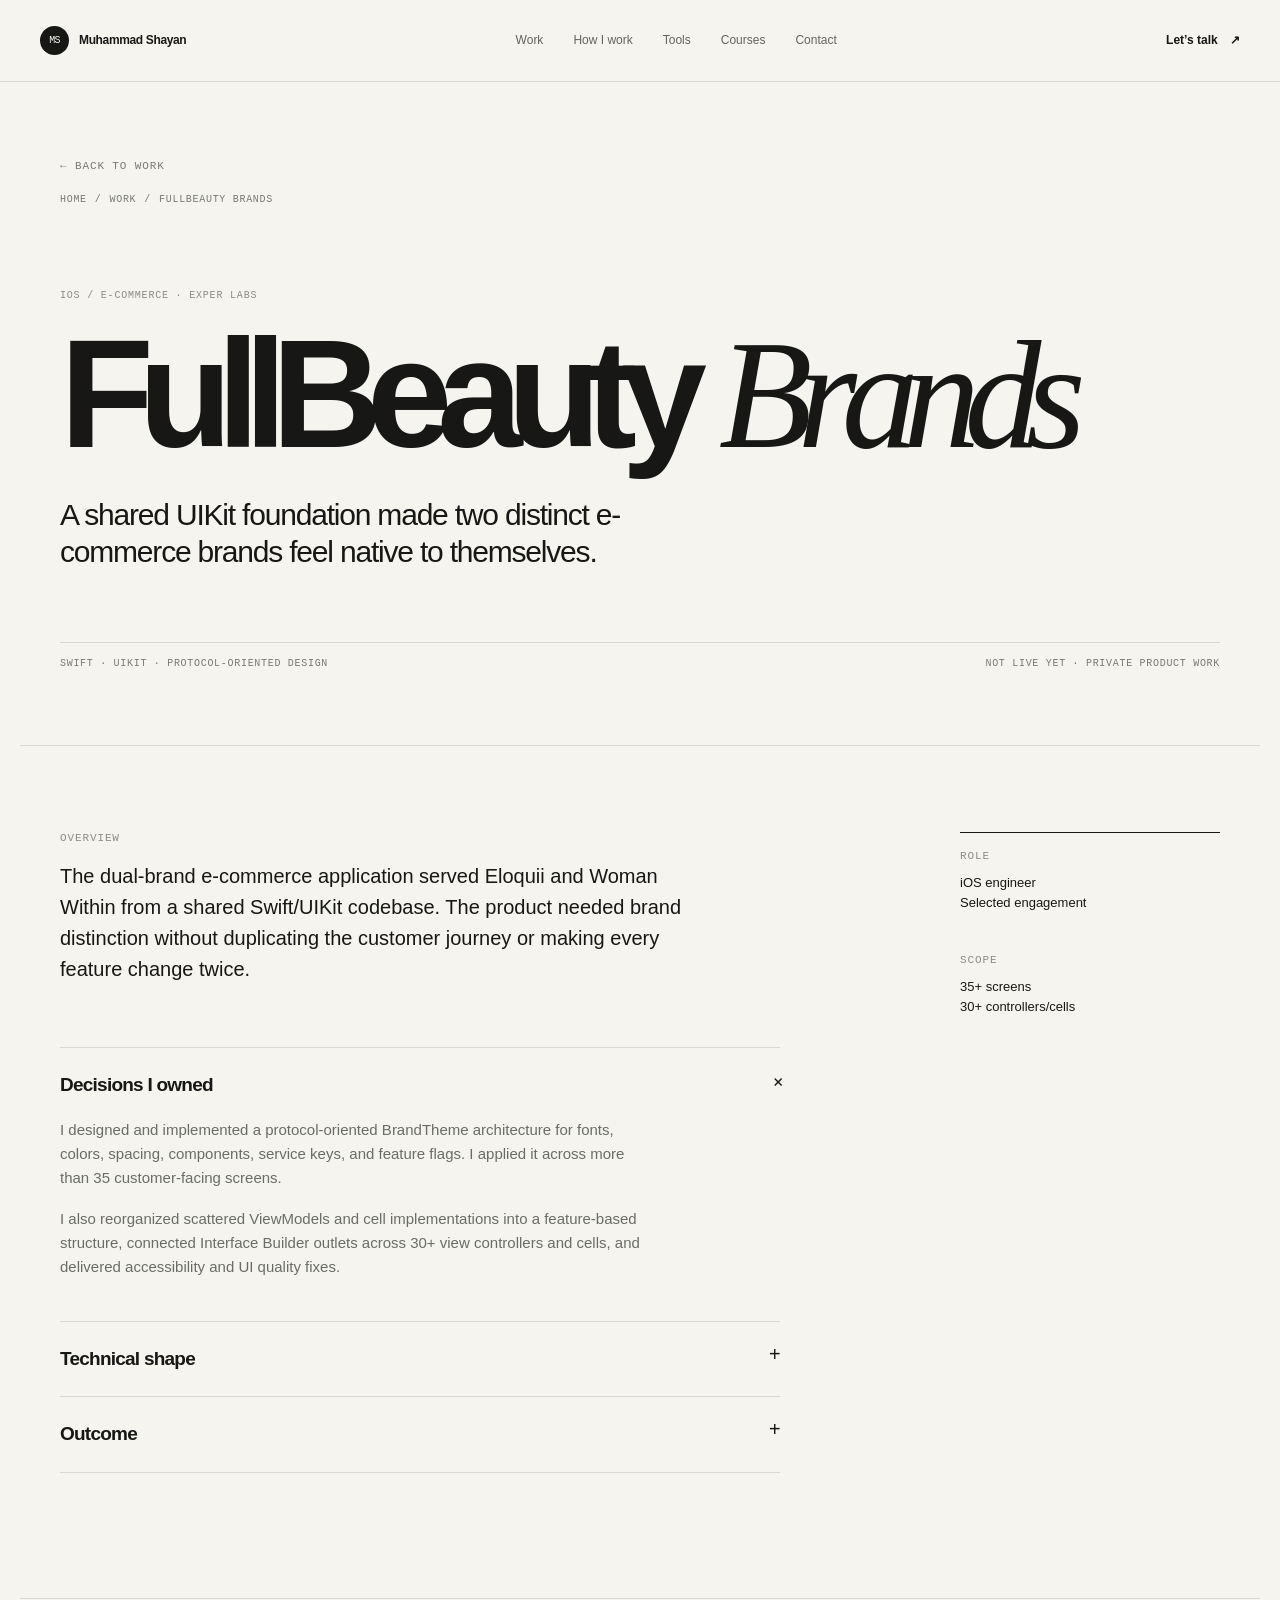
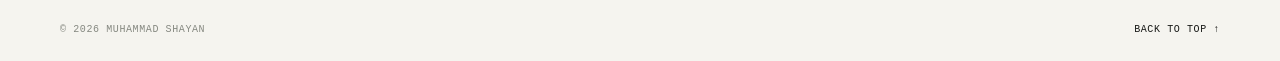
<file: projects/fullbeauty.html>
<!doctype html><html lang="en"><head><meta charset="utf-8"><meta name="viewport" content="width=device-width, initial-scale=1"><meta name="description" content="A shared Swift/UIKit foundation for two differentiated e-commerce storefronts."><link rel="canonical" href="https://muhammad-shayan-haider.github.io/projects/fullbeauty.html"><link rel="icon" href="../assets/muhammad-shayan.jpg" type="image/jpeg"><meta property="og:type" content="article"><meta property="og:url" content="https://muhammad-shayan-haider.github.io/projects/fullbeauty.html"><meta property="og:title" content="FullBeauty Brands — Muhammad Shayan"><meta property="og:description" content="A shared Swift/UIKit foundation for two differentiated e-commerce storefronts."><meta property="og:image" content="https://muhammad-shayan-haider.github.io/assets/muhammad-shayan.jpg"><meta name="twitter:card" content="summary_large_image"><meta name="twitter:title" content="FullBeauty Brands — Muhammad Shayan"><meta name="twitter:description" content="A shared Swift/UIKit foundation for two differentiated e-commerce storefronts."><meta name="twitter:image" content="https://muhammad-shayan-haider.github.io/assets/muhammad-shayan.jpg"><title>FullBeauty Brands — Muhammad Shayan</title><link rel="stylesheet" href="../styles.css"><link rel="stylesheet" href="../detail.css"><script type="application/ld+json">{"@context":"https://schema.org","@type":"CreativeWork","name":"FullBeauty Brands","url":"https://muhammad-shayan-haider.github.io/projects/fullbeauty.html","description":"A shared Swift/UIKit foundation for two differentiated e-commerce storefronts.","about":"iOS product engineering","contributor":{"@type":"Person","name":"Muhammad Shayan"},"isPartOf":{"@id":"https://muhammad-shayan-haider.github.io/#website"}}</script><script type="application/ld+json">{"@context":"https://schema.org","@type":"BreadcrumbList","itemListElement":[{"@type":"ListItem","position":1,"name":"Home","item":"https://muhammad-shayan-haider.github.io/"},{"@type":"ListItem","position":2,"name":"Work","item":"https://muhammad-shayan-haider.github.io/#work"},{"@type":"ListItem","position":3,"name":"FullBeauty Brands","item":"https://muhammad-shayan-haider.github.io/projects/fullbeauty.html"}]}</script></head><body class="detail-page"><header class="site-header"><a class="brand" href="../index.html"><span class="brand-mark">MS</span><span>Muhammad Shayan</span></a><nav><a href="../index.html#work">Work</a><a href="../index.html#how-i-work">How I work</a><a href="../tools.html">Tools</a><a href="../courses.html">Courses</a><a href="../index.html#contact">Contact</a></nav><a class="header-cta" href="../index.html#contact">Let’s talk <span>↗</span></a></header><main><section class="detail-hero section-shell"><a class="back-link" href="../index.html#ios">← Back to work</a><nav class="breadcrumbs" aria-label="Breadcrumb"><a href="../index.html">Home</a><span aria-hidden="true">/</span><a href="../index.html#work">Work</a><span aria-hidden="true">/</span><span>FullBeauty Brands</span></nav><div class="detail-label">iOS / E-commerce · Exper Labs</div><h1>FullBeauty <em>Brands</em></h1><p class="detail-lede">A shared UIKit foundation made two distinct e-commerce brands feel native to themselves.</p><div class="detail-meta"><span>Swift · UIKit · Protocol-oriented design</span><span>Not live yet · private product work</span></div></section><section class="detail-body section-shell"><div class="detail-main"><div class="detail-block"><span class="kicker">Overview</span><p>The dual-brand e-commerce application served Eloquii and Woman Within from a shared Swift/UIKit codebase. The product needed brand distinction without duplicating the customer journey or making every feature change twice.</p></div><details open><summary>Decisions I owned <span>+</span></summary><div class="details-content"><p>I designed and implemented a protocol-oriented BrandTheme architecture for fonts, colors, spacing, components, service keys, and feature flags. I applied it across more than 35 customer-facing screens.</p><p>I also reorganized scattered ViewModels and cell implementations into a feature-based structure, connected Interface Builder outlets across 30+ view controllers and cells, and delivered accessibility and UI quality fixes.</p></div></details><details><summary>Technical shape <span>+</span></summary><div class="details-content"><p>The architecture kept brand-specific configuration at the edge while shared UI and feature behavior stayed reusable. Runtime theme configuration also supported an AI-generated image disclosure footer.</p></div></details><details><summary>Outcome <span>+</span></summary><div class="details-content"><p>Targeted refactoring removed redundant legacy code while the shared foundation supported two differentiated storefront experiences.</p></div></details></div><aside class="detail-aside"><span class="kicker">Role</span><p>iOS engineer<br>Selected engagement</p><span class="kicker">Scope</span><p>35+ screens<br>30+ controllers/cells</p></aside></section></main><footer class="site-footer section-shell"><span>© 2026 Muhammad Shayan</span><a href="../index.html#top">Back to top ↑</a></footer></body></html>
</file>
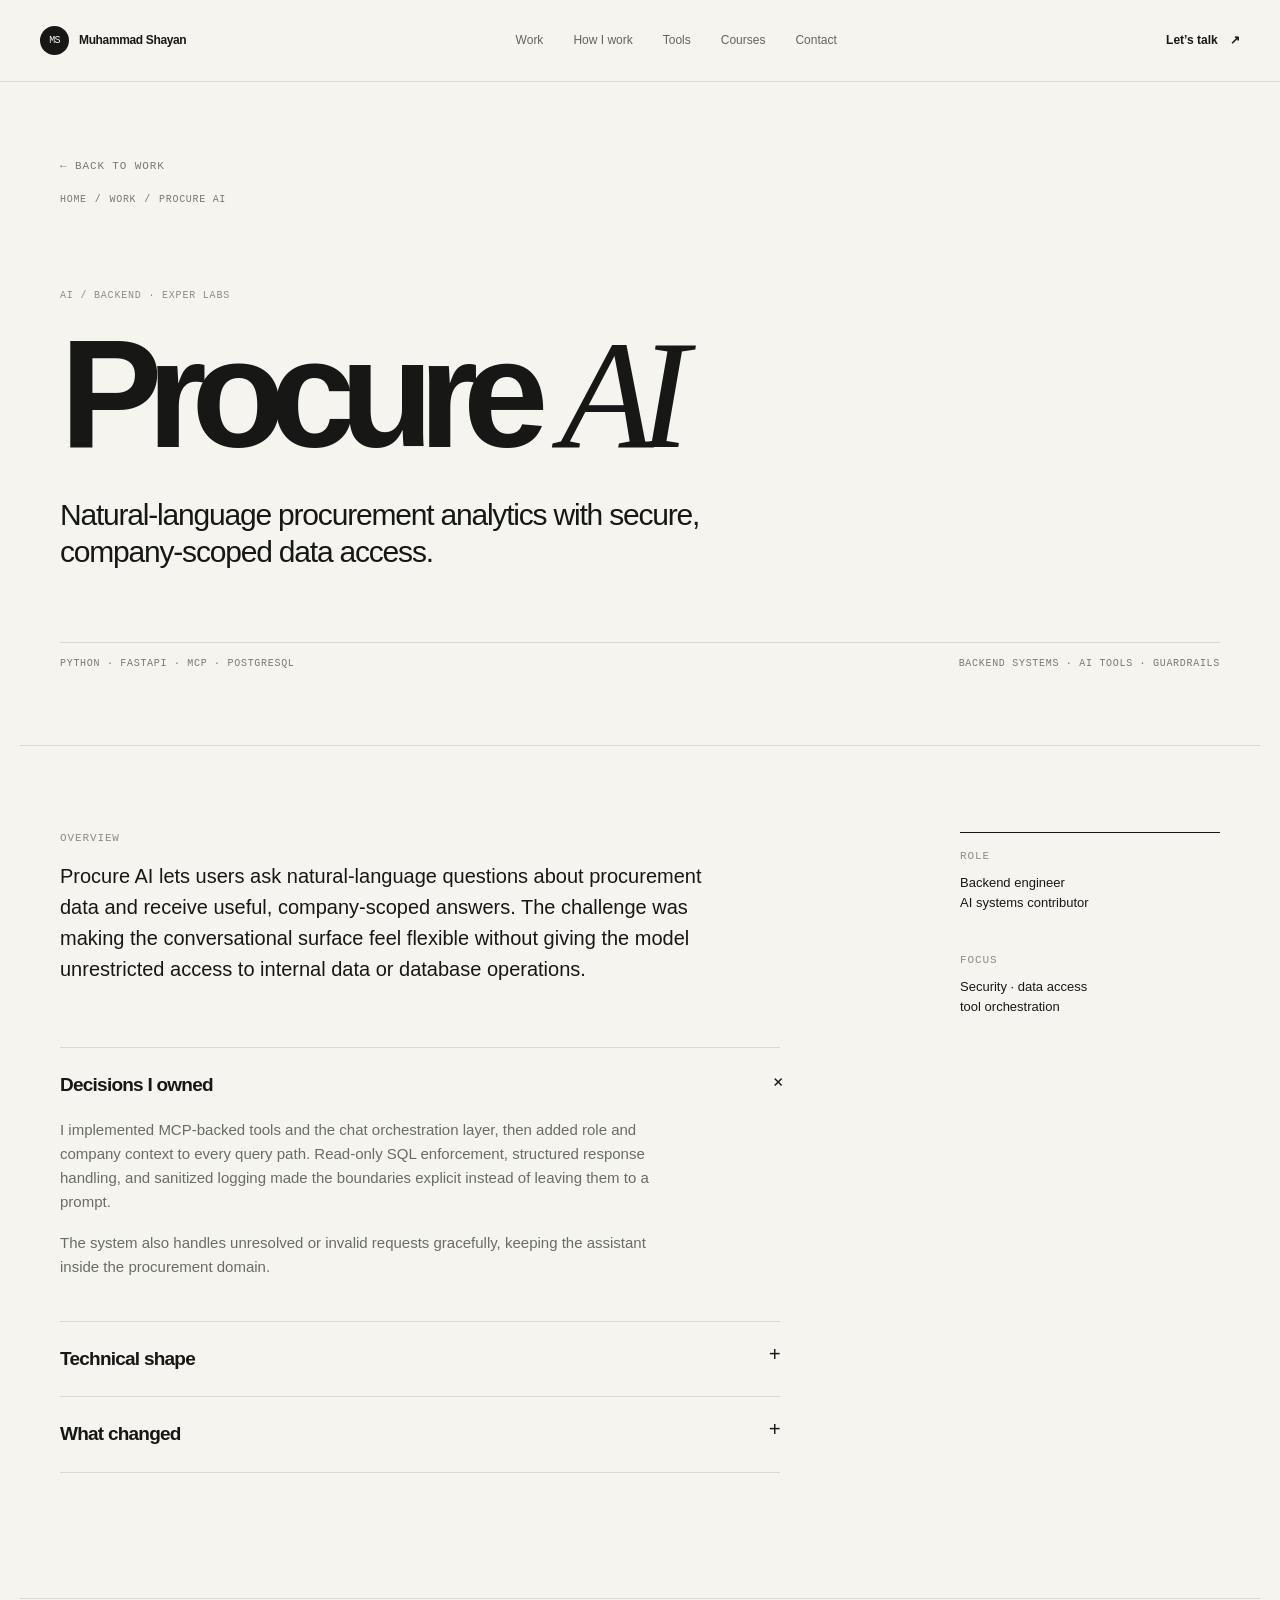
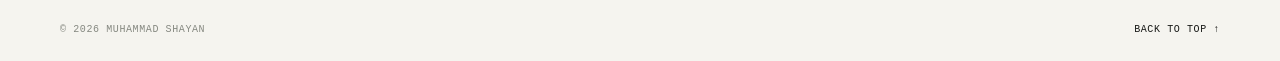
<file: projects/procure-ai.html>
<!doctype html><html lang="en"><head><meta charset="utf-8"><meta name="viewport" content="width=device-width, initial-scale=1"><meta name="description" content="AI products with secure data access and guardrails for procurement analytics."><link rel="canonical" href="https://muhammad-shayan-haider.github.io/projects/procure-ai.html"><link rel="icon" href="../assets/muhammad-shayan.jpg" type="image/jpeg"><meta property="og:type" content="article"><meta property="og:url" content="https://muhammad-shayan-haider.github.io/projects/procure-ai.html"><meta property="og:title" content="Procure AI — Muhammad Shayan"><meta property="og:description" content="AI products with secure data access and guardrails for procurement analytics."><meta property="og:image" content="https://muhammad-shayan-haider.github.io/assets/muhammad-shayan.jpg"><meta name="twitter:card" content="summary_large_image"><meta name="twitter:title" content="Procure AI — Muhammad Shayan"><meta name="twitter:description" content="AI products with secure data access and guardrails for procurement analytics."><meta name="twitter:image" content="https://muhammad-shayan-haider.github.io/assets/muhammad-shayan.jpg"><title>Procure AI — Muhammad Shayan</title><link rel="stylesheet" href="../styles.css"><link rel="stylesheet" href="../detail.css"><script type="application/ld+json">{"@context":"https://schema.org","@type":"CreativeWork","name":"Procure AI","url":"https://muhammad-shayan-haider.github.io/projects/procure-ai.html","description":"AI products with secure data access and guardrails for procurement analytics.","about":"AI product engineering","contributor":{"@type":"Person","name":"Muhammad Shayan"},"isPartOf":{"@id":"https://muhammad-shayan-haider.github.io/#website"}}</script><script type="application/ld+json">{"@context":"https://schema.org","@type":"BreadcrumbList","itemListElement":[{"@type":"ListItem","position":1,"name":"Home","item":"https://muhammad-shayan-haider.github.io/"},{"@type":"ListItem","position":2,"name":"Work","item":"https://muhammad-shayan-haider.github.io/#work"},{"@type":"ListItem","position":3,"name":"Procure AI","item":"https://muhammad-shayan-haider.github.io/projects/procure-ai.html"}]}</script></head><body class="detail-page"><header class="site-header"><a class="brand" href="../index.html"><span class="brand-mark">MS</span><span>Muhammad Shayan</span></a><nav><a href="../index.html#work">Work</a><a href="../index.html#how-i-work">How I work</a><a href="../tools.html">Tools</a><a href="../courses.html">Courses</a><a href="../index.html#contact">Contact</a></nav><a class="header-cta" href="../index.html#contact">Let’s talk <span>↗</span></a></header><main><section class="detail-hero section-shell"><a class="back-link" href="../index.html#ai">← Back to work</a><nav class="breadcrumbs" aria-label="Breadcrumb"><a href="../index.html">Home</a><span aria-hidden="true">/</span><a href="../index.html#work">Work</a><span aria-hidden="true">/</span><span>Procure AI</span></nav><div class="detail-label">AI / Backend · Exper Labs</div><h1>Procure <em>AI</em></h1><p class="detail-lede">Natural-language procurement analytics with secure, company-scoped data access.</p><div class="detail-meta"><span>Python · FastAPI · MCP · PostgreSQL</span><span>Backend systems · AI tools · Guardrails</span></div></section><section class="detail-body section-shell"><div class="detail-main"><div class="detail-block"><span class="kicker">Overview</span><p>Procure AI lets users ask natural-language questions about procurement data and receive useful, company-scoped answers. The challenge was making the conversational surface feel flexible without giving the model unrestricted access to internal data or database operations.</p></div><details open><summary>Decisions I owned <span>+</span></summary><div class="details-content"><p>I implemented MCP-backed tools and the chat orchestration layer, then added role and company context to every query path. Read-only SQL enforcement, structured response handling, and sanitized logging made the boundaries explicit instead of leaving them to a prompt.</p><p>The system also handles unresolved or invalid requests gracefully, keeping the assistant inside the procurement domain.</p></div></details><details><summary>Technical shape <span>+</span></summary><div class="details-content"><p>FastAPI routes feed testable prompt builders and tool-calling orchestration backed by PostgreSQL and SQLAlchemy. Isolated read-only connection pools and tenant-aware access context protect the data path.</p></div></details><details><summary>What changed <span>+</span></summary><div class="details-content"><p>The result is an AI product with a defined domain, controlled operations, and a clearer story for both users and the engineers responsible for it.</p></div></details></div><aside class="detail-aside"><span class="kicker">Role</span><p>Backend engineer<br>AI systems contributor</p><span class="kicker">Focus</span><p>Security · data access<br>tool orchestration</p></aside></section></main><footer class="site-footer section-shell"><span>© 2026 Muhammad Shayan</span><a href="../index.html#top">Back to top ↑</a></footer></body></html>
</file>
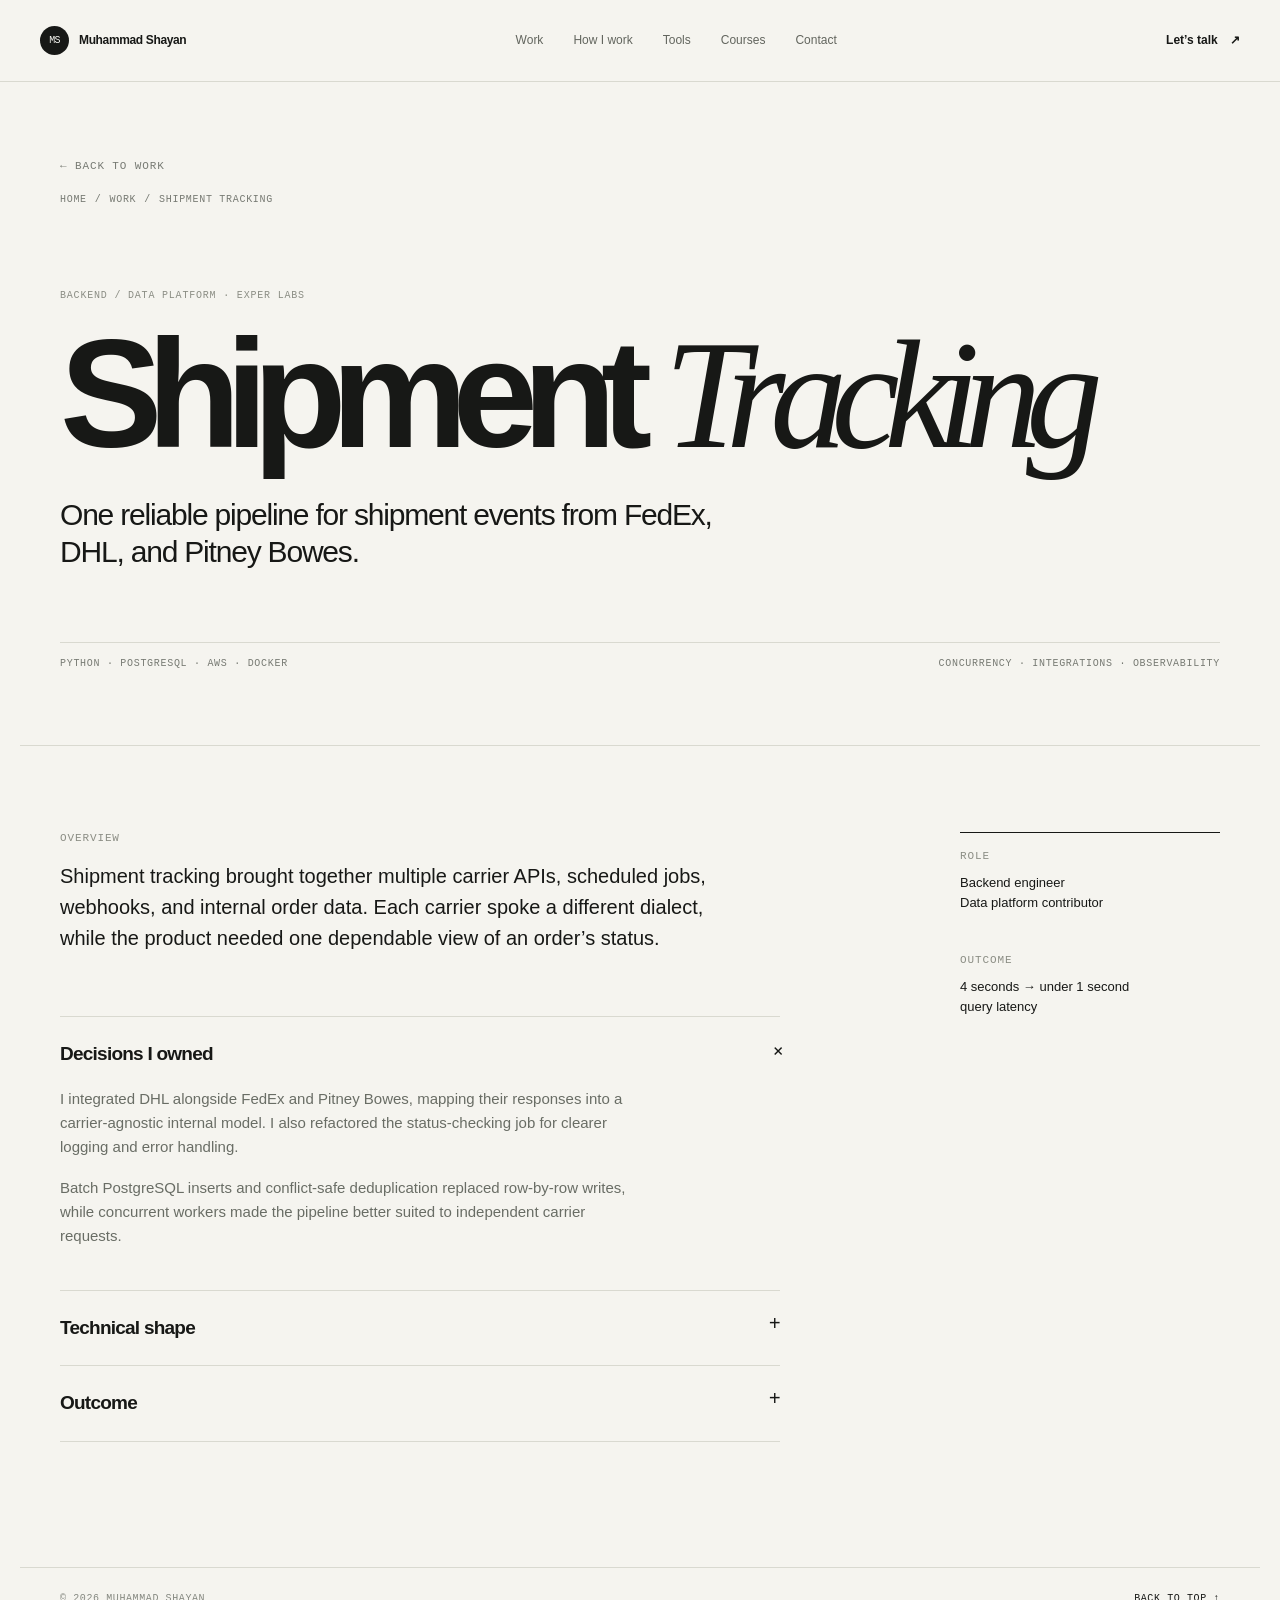
<file: projects/shipment-tracking.html>
<!doctype html><html lang="en"><head><meta charset="utf-8"><meta name="viewport" content="width=device-width, initial-scale=1"><meta name="description" content="A reliable backend pipeline that unified FedEx, DHL, and Pitney Bowes events and moved shipment query latency from roughly 4 seconds to under 1 second."><link rel="canonical" href="https://muhammad-shayan-haider.github.io/projects/shipment-tracking.html"><link rel="icon" href="../assets/muhammad-shayan.jpg" type="image/jpeg"><meta property="og:type" content="article"><meta property="og:url" content="https://muhammad-shayan-haider.github.io/projects/shipment-tracking.html"><meta property="og:title" content="Shipment Tracking — Muhammad Shayan"><meta property="og:description" content="A reliable backend pipeline that unified FedEx, DHL, and Pitney Bowes events and moved shipment query latency from roughly 4 seconds to under 1 second."><meta property="og:image" content="https://muhammad-shayan-haider.github.io/assets/muhammad-shayan.jpg"><meta name="twitter:card" content="summary_large_image"><meta name="twitter:title" content="Shipment Tracking — Muhammad Shayan"><meta name="twitter:description" content="A reliable backend pipeline that unified FedEx, DHL, and Pitney Bowes events and moved shipment query latency from roughly 4 seconds to under 1 second."><meta name="twitter:image" content="https://muhammad-shayan-haider.github.io/assets/muhammad-shayan.jpg"><title>Shipment Tracking — Muhammad Shayan</title><link rel="stylesheet" href="../styles.css"><link rel="stylesheet" href="../detail.css"><script type="application/ld+json">{"@context":"https://schema.org","@type":"CreativeWork","name":"Shipment Tracking","url":"https://muhammad-shayan-haider.github.io/projects/shipment-tracking.html","description":"A reliable backend pipeline that unified FedEx, DHL, and Pitney Bowes events and moved shipment query latency from roughly 4 seconds to under 1 second.","about":"Backend engineering","contributor":{"@type":"Person","name":"Muhammad Shayan"},"isPartOf":{"@id":"https://muhammad-shayan-haider.github.io/#website"}}</script><script type="application/ld+json">{"@context":"https://schema.org","@type":"BreadcrumbList","itemListElement":[{"@type":"ListItem","position":1,"name":"Home","item":"https://muhammad-shayan-haider.github.io/"},{"@type":"ListItem","position":2,"name":"Work","item":"https://muhammad-shayan-haider.github.io/#work"},{"@type":"ListItem","position":3,"name":"Shipment Tracking","item":"https://muhammad-shayan-haider.github.io/projects/shipment-tracking.html"}]}</script></head><body class="detail-page"><header class="site-header"><a class="brand" href="../index.html"><span class="brand-mark">MS</span><span>Muhammad Shayan</span></a><nav><a href="../index.html#work">Work</a><a href="../index.html#how-i-work">How I work</a><a href="../tools.html">Tools</a><a href="../courses.html">Courses</a><a href="../index.html#contact">Contact</a></nav><a class="header-cta" href="../index.html#contact">Let’s talk <span>↗</span></a></header><main><section class="detail-hero section-shell"><a class="back-link" href="../index.html#backend">← Back to work</a><nav class="breadcrumbs" aria-label="Breadcrumb"><a href="../index.html">Home</a><span aria-hidden="true">/</span><a href="../index.html#work">Work</a><span aria-hidden="true">/</span><span>Shipment Tracking</span></nav><div class="detail-label">Backend / Data platform · Exper Labs</div><h1>Shipment <em>Tracking</em></h1><p class="detail-lede">One reliable pipeline for shipment events from FedEx, DHL, and Pitney Bowes.</p><div class="detail-meta"><span>Python · PostgreSQL · AWS · Docker</span><span>Concurrency · integrations · observability</span></div></section><section class="detail-body section-shell"><div class="detail-main"><div class="detail-block"><span class="kicker">Overview</span><p>Shipment tracking brought together multiple carrier APIs, scheduled jobs, webhooks, and internal order data. Each carrier spoke a different dialect, while the product needed one dependable view of an order’s status.</p></div><details open><summary>Decisions I owned <span>+</span></summary><div class="details-content"><p>I integrated DHL alongside FedEx and Pitney Bowes, mapping their responses into a carrier-agnostic internal model. I also refactored the status-checking job for clearer logging and error handling.</p><p>Batch PostgreSQL inserts and conflict-safe deduplication replaced row-by-row writes, while concurrent workers made the pipeline better suited to independent carrier requests.</p></div></details><details><summary>Technical shape <span>+</span></summary><div class="details-content"><p>The system combined REST and webhook services, scheduled polling, response mapping, retention jobs, structured logs, Docker, and AWS deployment automation.</p></div></details><details><summary>Outcome <span>+</span></summary><div class="details-content"><p>Shipment query latency moved from roughly 4 seconds to under 1 second, with a more maintainable path for adding carriers and handling duplicate events.</p></div></details></div><aside class="detail-aside"><span class="kicker">Role</span><p>Backend engineer<br>Data platform contributor</p><span class="kicker">Outcome</span><p>4 seconds → under 1 second<br>query latency</p></aside></section></main><footer class="site-footer section-shell"><span>© 2026 Muhammad Shayan</span><a href="../index.html#top">Back to top ↑</a></footer></body></html>
</file>
<file: styles.css>
:root {
  --ink: #171816;
  --muted: #777a73;
  --paper: #f5f4ef;
  --line: #d9d9d0;
  --dark: #1c211e;
  --acid: #d9ff60;
  --accent: #5f7f22;
  --warm: #e8dfd2;
  --serif: Georgia, 'Times New Roman', serif;
  --sans: 'Manrope', Arial, sans-serif;
  --mono: 'DM Mono', monospace;
}

* {
  box-sizing: border-box;
}

html {
  scroll-behavior: smooth;
}

body {
  margin: 0;
  background: var(--paper);
  color: var(--ink);
  font-family: var(--sans);
  font-size: 15px;
  line-height: 1.6;
}

a {
  color: inherit;
  text-decoration: none;
}

.section-shell {
  max-width: 1240px;
  margin: 0 auto;
  padding-left: 40px;
  padding-right: 40px;
}

.site-header {
  height: 82px;
  display: flex;
  align-items: center;
  justify-content: space-between;
  max-width: 1320px;
  margin: auto;
  padding: 0 40px;
  border-bottom: 1px solid var(--line);
  font-size: 12px;
}

.brand {
  display: flex;
  align-items: center;
  gap: 10px;
  font-weight: 800;
  letter-spacing: -0.03em;
}

.brand-mark {
  display: grid;
  place-items: center;
  width: 29px;
  height: 29px;
  background: var(--ink);
  color: var(--paper);
  border-radius: 50%;
  font: 10px var(--mono);
  letter-spacing: -0.08em;
}

.site-header nav {
  display: flex;
  gap: 30px;
  color: #62655e;
}

.site-header nav a:hover,
.text-link:hover {
  color: var(--ink);
}

.header-cta {
  font-weight: 700;
}

.header-cta span,
.button span,
.text-link span {
  margin-left: 9px;
}

.hero {
  padding-top: 91px;
  padding-bottom: 76px;
}

.eyebrow,
.kicker,
.tag,
.note-label,
.mono-label,
.discipline-meta,
.section-number,
.card-footer,
.form-note {
  font: 11px var(--mono);
  text-transform: uppercase;
  letter-spacing: 0.08em;
}

.eyebrow {
  display: flex;
  align-items: center;
  gap: 9px;
  color: #62665e;
  margin-bottom: 57px;
}

.status-dot {
  width: 7px;
  height: 7px;
  border-radius: 50%;
  background: #79a91e;
  box-shadow: 0 0 0 4px #e4edcf;
  animation: status-pulse 2.6s ease-in-out infinite;
}

@keyframes status-pulse {
  0%,
  100% {
    box-shadow: 0 0 0 4px #e4edcf;
  }

  50% {
    box-shadow: 0 0 0 7px #e4edcf66;
  }
}

.hero-grid {
  display: grid;
  grid-template-columns: 1.55fr 0.7fr;
  gap: 100px;
  align-items: end;
}

.hero h1,
h2 {
  font-size: clamp(48px, 7vw, 94px);
  letter-spacing: -0.075em;
  line-height: 0.97;
  margin: 0;
  font-weight: 700;
}

.hero h1 {
  line-height: 0.9;
}

.hero h1 em,
h2 em {
  font-family: var(--serif);
  font-weight: 400;
  letter-spacing: -0.08em;
}

.hero-copy {
  max-width: 575px;
  color: #555850;
  font-size: 17px;
  line-height: 1.65;
  margin: 36px 0 31px;
}

.hero-actions {
  display: flex;
  align-items: center;
  gap: 20px;
}

.button {
  display: inline-flex;
  align-items: center;
  border: 0;
  padding: 14px 20px;
  font: 600 12px var(--sans);
  cursor: pointer;
}

.button-dark {
  background: var(--ink);
  color: var(--paper);
}

.button-light {
  background: var(--acid);
  color: var(--ink);
}

.text-link {
  font-weight: 700;
  font-size: 12px;
  border-bottom: 1px solid currentColor;
  padding-bottom: 4px;
}

.hero-side {
  display: flex;
  flex-direction: column;
  justify-content: space-between;
  align-self: stretch;
  min-height: 330px;
}

.hero-portrait {
  width: 104px;
  height: 104px;
  border-radius: 50%;
  object-fit: cover;
  border: 1px solid rgba(23, 24, 22, 0.12);
  box-shadow: 0 18px 34px rgba(23, 24, 22, 0.16);
  background: #fff;
}

.hero-teaser {
  display: flex;
  flex-direction: column;
  gap: 13px;
  padding-left: 23px;
  border-left: 1px solid var(--ink);
}

.hero-teaser .mono-label {
  margin-bottom: 8px;
}

.hero-teaser a {
  display: flex;
  justify-content: space-between;
  gap: 22px;
  width: 205px;
  border-bottom: 1px solid var(--line);
  padding-bottom: 8px;
  font-size: 13px;
  font-weight: 700;
}

.hero-teaser a span {
  font-size: 16px;
  font-weight: 400;
}

.hero-note {
  padding: 0 0 3px 23px;
  margin: 0;
}

.hero-note .mono-label {
  display: block;
}

.hero-note p {
  font-size: 16px;
  line-height: 1.5;
  margin: 17px 0 31px;
  max-width: 235px;
}

.note-label,
.mono-label {
  color: #62665e;
}

.note-line {
  display: block;
  width: 36px;
  border-top: 1px solid var(--ink);
  margin-bottom: 15px;
}

.proof-grid {
  display: grid;
  grid-template-columns: repeat(3, 1fr);
  gap: 20px;
  border-top: 1px solid var(--ink);
  margin-top: 101px;
  padding-top: 22px;
}

.proof-grid div {
  display: flex;
  align-items: baseline;
  gap: 15px;
}

.proof-grid strong {
  font-size: 28px;
  letter-spacing: -0.06em;
}

.proof-grid span {
  font-size: 11px;
  color: var(--muted);
  text-transform: uppercase;
  letter-spacing: 0.06em;
}

.scroll-cue {
  display: inline-flex;
  align-items: center;
  gap: 9px;
  margin-top: 42px;
  color: var(--muted);
  font: 10px var(--mono);
  text-transform: uppercase;
  letter-spacing: 0.08em;
}

.scroll-cue span {
  display: grid;
  place-items: center;
  width: 22px;
  height: 22px;
  border: 1px solid var(--line);
  border-radius: 50%;
  font-size: 15px;
  color: var(--ink);
}

.work {
  padding-top: 115px;
  padding-bottom: 130px;
}

.section-intro {
  display: grid;
  grid-template-columns: 1fr 1fr;
  gap: 90px;
  align-items: end;
  margin-bottom: 75px;
}

.kicker {
  display: block;
  color: #8b8d84;
  margin-bottom: 22px;
}

.section-intro h2 {
  font-size: clamp(44px, 5.2vw, 70px);
}

.section-intro > p {
  max-width: 345px;
  color: #6b6e67;
  margin: 0 0 4px;
}

.section-intro > div:last-child {
  max-width: 345px;
  color: #6b6e67;
  margin: 0 0 4px;
}

.section-intro > div:last-child > p {
  margin: 0;
}

.discipline-block {
  margin-top: 78px;
}

.discipline-heading {
  display: flex;
  align-items: center;
  gap: 17px;
  margin-bottom: 20px;
}

.discipline-heading h3 {
  font-size: 15px;
  margin: 0;
  letter-spacing: -0.02em;
}

.section-number {
  color: #a1a39b;
}

.discipline-heading .line {
  height: 1px;
  flex: 1;
  background: var(--line);
}

.discipline-meta {
  color: #999c94;
  font-size: 9px;
}

.project-grid {
  display: grid;
  grid-template-columns: 1fr 1fr;
  gap: 15px;
}

.project-card {
  min-height: 355px;
  padding: 25px;
  display: flex;
  flex-direction: column;
  justify-content: space-between;
  transition: transform 0.3s ease, box-shadow 0.3s ease;
}

.project-card:hover {
  transform: translateY(-5px);
  box-shadow: 0 14px 28px #1c211e13;
}

.card-wide {
  grid-column: span 2;
  min-height: 285px;
}

.dark-card {
  background: var(--dark);
  color: #f1f1e9;
}

.card-light {
  background: #e6e7df;
}

.card-outline {
  border: 1px solid var(--line);
}

.card-warm {
  background: var(--warm);
}

.card-dark-accent {
  background: #555f43;
  color: #f5f4ef;
}

.card-top,
.card-footer {
  display: flex;
  justify-content: space-between;
  gap: 15px;
}

.tag {
  font-size: 9px;
  opacity: 0.7;
}

.arrow {
  font-size: 22px;
  line-height: 1;
}

.project-card h4 {
  font-size: clamp(31px, 4vw, 56px);
  line-height: 1;
  letter-spacing: -0.07em;
  margin: 0 0 13px;
}

.project-card p {
  max-width: 410px;
  margin: 0;
  opacity: 0.72;
}

.outcome {
  display: inline-block;
  margin-top: 17px;
  color: var(--accent);
  font: 10px var(--mono);
  letter-spacing: 0.04em;
  text-transform: uppercase;
}

.dark-card .outcome,
.card-dark-accent .outcome {
  color: var(--acid);
}

.card-footer {
  font-size: 9px;
  opacity: 0.65;
  border-top: 1px solid currentColor;
  padding-top: 13px;
}

.ai-spotlight {
  display: grid;
  grid-template-columns: 1fr 1fr;
  gap: 90px;
  align-items: end;
  padding-top: 90px;
  padding-bottom: 90px;
}

.ai-spotlight-copy {
  padding: 43px 45px;
  background: #dedfcf;
}

.ai-spotlight h2 {
  font-size: clamp(28px, 4vw, 52px);
  line-height: 1.03;
  letter-spacing: -0.07em;
  max-width: 550px;
  margin: 24px 0 0;
}

.ai-spotlight p {
  color: #666a61;
  max-width: 380px;
  margin: 0;
}

.ai-spotlight-image {
  justify-self: center;
  width: min(420px, 100%);
  aspect-ratio: 1;
  border-radius: 50%;
  object-fit: cover;
  border: 1px solid rgba(23, 24, 22, 0.12);
  box-shadow: 0 22px 42px rgba(23, 24, 22, 0.18);
  background: #fff;
}

.dark-section {
  background: var(--dark);
  color: #eff0e7;
}

.split-section {
  display: grid;
  grid-template-columns: 1fr 1fr;
  gap: 100px;
  padding-top: 112px;
  padding-bottom: 118px;
}

.muted {
  color: #a7aaa0;
}

.about h2,
.contact h2 {
  font-size: clamp(46px, 5.7vw, 75px);
}

.about-copy {
  max-width: 405px;
  align-self: end;
  color: #b9bdb2;
}

.about-copy p {
  margin: 0 0 21px;
}

.light-link {
  color: var(--acid);
  display: inline-block;
  margin-top: 18px;
}

.how {
  padding-top: 115px;
  padding-bottom: 128px;
}

.how-spotlight {
  display: grid;
  grid-template-columns: 1fr 1fr;
  gap: 90px;
  align-items: center;
  padding-top: 90px;
  padding-bottom: 90px;
}

.how-spotlight-copy {
  padding: 43px 45px;
  background: #dedfcf;
}

.how-spotlight h2 {
  font-size: clamp(28px, 4vw, 52px);
  line-height: 1.03;
  letter-spacing: -0.07em;
  max-width: 550px;
  margin: 24px 0 0;
}

.how-spotlight p {
  color: #666a61;
  max-width: 420px;
  margin: 0;
}

.how-spotlight-image {
  justify-self: center;
  width: min(420px, 100%);
  aspect-ratio: 1;
  border-radius: 50%;
  object-fit: cover;
  object-position: center 38%;
  border: 1px solid rgba(23, 24, 22, 0.12);
  box-shadow: 0 22px 42px rgba(23, 24, 22, 0.18);
  background: #fff;
}

.principles {
  display: grid;
  grid-template-columns: repeat(3, 1fr);
  gap: 45px;
  border-top: 1px solid var(--line);
  padding-top: 25px;
}

.principles span {
  font: 11px var(--mono);
  color: #8b8d84;
}

.principles h3 {
  font-size: 19px;
  margin: 41px 0 10px;
  letter-spacing: -0.04em;
}

.principles p {
  color: #71746d;
  max-width: 275px;
  margin: 0;
}

.contact {
  padding: 0;
}

.contact-grid {
  display: grid;
  grid-template-columns: 1fr 1fr;
  gap: 100px;
  padding-top: 112px;
  padding-bottom: 113px;
}

.contact-intro {
  color: #b9bdb2;
  max-width: 315px;
  margin: 33px 0 27px;
}

.linkedin-link {
  color: var(--acid);
  font-weight: 700;
  font-size: 12px;
  border-bottom: 1px solid var(--acid);
  padding-bottom: 5px;
}

.contact form {
  max-width: 440px;
}

.contact label {
  display: block;
  color: #9da198;
  font: 10px var(--mono);
  text-transform: uppercase;
  letter-spacing: 0.08em;
  margin-bottom: 19px;
}

.contact input,
.contact textarea {
  display: block;
  width: 100%;
  border: 0;
  border-bottom: 1px solid #586058;
  background: transparent;
  color: #eff0e7;
  padding: 10px 0;
  font: 15px var(--sans);
  outline: 0;
  resize: vertical;
}

.contact input:focus,
.contact textarea:focus {
  border-color: var(--acid);
}

.contact button {
  margin-top: 12px;
}

.form-note {
  color: #777e72;
  font-size: 9px;
  margin-top: 17px;
}

.form-trust {
  margin: 2px 0 20px;
  color: #b9beb2;
  font-size: 13px;
}

.site-footer {
  display: flex;
  justify-content: space-between;
  padding-top: 25px;
  padding-bottom: 25px;
  font: 10px var(--mono);
  text-transform: uppercase;
  letter-spacing: 0.06em;
  color: #858880;
}

.site-footer a {
  color: var(--ink);
}

@media (max-width: 760px) {
  .section-shell {
    padding-left: 22px;
    padding-right: 22px;
  }

  .site-header {
    height: auto;
    min-height: 82px;
    flex-wrap: wrap;
    row-gap: 14px;
    padding: 0 22px;
  }

  .site-header nav {
    order: 3;
    flex: 0 0 100%;
    min-width: 0;
    gap: 18px;
    padding-bottom: 14px;
    overflow-x: auto;
    scrollbar-width: none;
    white-space: nowrap;
  }

  .site-header nav::-webkit-scrollbar {
    display: none;
  }

  .header-cta {
    font-size: 11px;
  }

  .hero {
    padding-top: 61px;
  }

  .eyebrow {
    margin-bottom: 42px;
  }

  .hero-grid,
  .section-intro,
  .split-section,
  .contact-grid,
  .ai-spotlight,
  .how-spotlight {
    grid-template-columns: 1fr;
    gap: 37px;
  }

  .hero h1 {
    font-size: clamp(45px, 13vw, 70px);
    line-height: 0.92;
  }

  .hero-copy {
    font-size: 15px;
  }

  .hero-actions {
    gap: 16px;
    flex-wrap: wrap;
  }

  .hero-side {
    min-height: 0;
    gap: 38px;
  }

  .hero-portrait {
    width: 88px;
    height: 88px;
  }

  .hero-teaser a {
    width: 100%;
    max-width: 270px;
  }

  .proof-grid {
    margin-top: 70px;
    grid-template-columns: 1fr;
    gap: 16px;
  }

  .proof-grid div {
    justify-content: space-between;
  }

  .scroll-cue {
    margin-top: 34px;
  }

  .work,
  .how {
    padding-top: 80px;
    padding-bottom: 90px;
  }

  .section-intro {
    margin-bottom: 53px;
  }

  .discipline-block {
    margin-top: 60px;
  }

  .discipline-meta {
    display: none;
  }

  .project-grid {
    grid-template-columns: 1fr;
  }

  .card-wide {
    grid-column: auto;
  }

  .project-card,
  .card-wide {
    min-height: 310px;
  }

  .outcome {
    margin-top: 14px;
  }

  .ai-spotlight,
  .how-spotlight {
    padding-top: 80px;
    padding-bottom: 80px;
  }

  .ai-spotlight-copy,
  .how-spotlight-copy {
    padding: 29px 25px;
  }

  .ai-spotlight-image,
  .how-spotlight-image {
    width: min(320px, 100%);
    justify-self: start;
  }

  .split-section,
  .contact-grid {
    padding-top: 80px;
    padding-bottom: 83px;
  }

  .principles {
    grid-template-columns: 1fr;
    gap: 36px;
  }

  .how-portrait {
    grid-template-columns: 1fr;
    gap: 22px;
    margin-bottom: 53px;
  }

  .how-portrait img {
    height: min(390px, 78vw);
  }

  .how-portrait figcaption {
    max-width: 310px;
  }

  .principles h3 {
    margin-top: 18px;
  }

  .site-footer {
    padding-left: 22px;
    padding-right: 22px;
    gap: 12px;
    flex-wrap: wrap;
  }

  .site-footer span:nth-child(2) {
    display: none;
  }
}

.seo-context {
  margin-top: 18px;
  color: #6b6e67;
  line-height: 1.5;
}

.breadcrumbs {
  display: flex;
  gap: 8px;
  align-items: center;
  margin-top: 18px;
  color: var(--muted);
  font: 10px var(--mono);
  text-transform: uppercase;
  letter-spacing: .07em;
}

.breadcrumbs a {
  color: inherit;
}
</file>
<file: detail.css>
.detail-hero{padding-top:70px;padding-bottom:76px;border-bottom:1px solid var(--line)}.back-link{font:11px var(--mono);text-transform:uppercase;letter-spacing:.08em;color:var(--muted)}.detail-label{font:10px var(--mono);text-transform:uppercase;letter-spacing:.08em;color:#8b8d84;margin-top:85px}.detail-hero h1{font-size:clamp(65px,12vw,160px);line-height:.87;letter-spacing:-.1em;margin:27px 0 33px}.detail-hero h1 em{font-family:var(--serif);font-weight:400}.detail-lede{font-size:clamp(20px,2.5vw,30px);line-height:1.25;letter-spacing:-.04em;max-width:660px;margin:0}.detail-meta{display:flex;justify-content:space-between;gap:30px;margin-top:71px;padding-top:15px;border-top:1px solid var(--line);font:10px var(--mono);text-transform:uppercase;letter-spacing:.07em;color:var(--muted)}.detail-body{display:grid;grid-template-columns:1fr 260px;gap:130px;padding-top:86px;padding-bottom:125px}.detail-main{max-width:720px}.detail-block{font-size:20px;line-height:1.55;margin-bottom:62px}.detail-block p{margin:0;max-width:650px}.detail-block .kicker{margin-bottom:17px}details{border-top:1px solid var(--line);padding:22px 0}details:last-child{border-bottom:1px solid var(--line)}summary{display:flex;justify-content:space-between;cursor:pointer;font-size:19px;font-weight:700;letter-spacing:-.04em;list-style:none}summary::-webkit-details-marker{display:none}summary span{font:20px var(--mono);font-weight:400;transition:transform .2s ease}details[open] summary span{transform:rotate(45deg)}.details-content{color:#696d65;max-width:620px;padding:18px 30px 3px 0}.details-content p{margin:0 0 17px}.detail-aside{border-top:1px solid var(--ink);padding-top:17px;align-self:start}.detail-aside .kicker{margin:0 0 11px}.detail-aside p{margin:0 0 41px;font-size:13px;line-height:1.55}.detail-page .site-footer{border-top:1px solid var(--line)}
@media(max-width:760px){.detail-hero{padding-top:45px;padding-bottom:55px}.detail-label{margin-top:62px}.detail-meta{display:block;line-height:2;margin-top:50px}.detail-body{grid-template-columns:1fr;gap:60px;padding-top:60px;padding-bottom:85px}.detail-block{font-size:17px}.detail-aside{display:grid;grid-template-columns:1fr 1fr;gap:0 25px}.detail-aside p{margin-bottom:0}.detail-aside .kicker:nth-of-type(2){grid-column:2;grid-row:1}.detail-aside p:nth-of-type(2){grid-column:2;grid-row:2}}

.tools-body{padding-top:86px;padding-bottom:125px}.tools-intro{display:grid;grid-template-columns:1fr 1fr;gap:90px;align-items:end;margin-bottom:74px}.tools-intro .kicker{margin:0}.tools-intro p{max-width:390px;margin:0;color:#6b6e67}.tool-groups{display:grid;grid-template-columns:1fr 1fr;gap:1px;background:var(--line);border-top:1px solid var(--line)}.tool-group{display:grid;grid-template-columns:45px 1fr;gap:25px;min-height:365px;padding:29px 30px 31px;background:var(--paper)}.tool-index{font:11px var(--mono);color:#8b8d84}.tool-group h2{margin:0 0 13px;font-size:27px;letter-spacing:-.06em}.tool-group p{max-width:390px;margin:0 0 27px;color:#6b6e67;line-height:1.5}.tool-list{display:grid;grid-template-columns:repeat(2,minmax(0,1fr));gap:8px}.tool-card{display:flex;align-items:center;gap:9px;min-height:43px;padding:8px 10px;border:1px solid var(--line);font-size:12px;font-weight:700;line-height:1.2}.tool-card img{width:18px;height:18px;object-fit:contain}.tool-card-wordmark{gap:0;font-size:11px;letter-spacing:.05em;text-transform:uppercase}.tool-card-wordmark::before{content:"";display:block;width:18px;height:18px;flex:0 0 18px;border-radius:50%;border:1px solid currentColor;margin-right:9px}.tool-card-icon{gap:8px}.tool-card-icon svg{width:18px;height:18px;flex:0 0 18px;color:currentColor;stroke:currentColor;fill:none;stroke-width:1.7;stroke-linecap:round;stroke-linejoin:round}.tool-card-icon .fill{fill:currentColor;stroke:none}.tool-group-dark{background:var(--ink);color:var(--paper)}.tool-group-dark p{color:#b9beb2}.tool-group-dark .tool-index{color:#a7aaa0}.tool-group-dark .tool-card{border-color:#4a504a}.tool-group-dark .tool-card img{width:18px;height:18px;object-fit:contain;padding:0;background:transparent;border-radius:0;box-shadow:none}.tool-group-dark .tool-card-icon svg{color:var(--acid)}.tool-group-dark .tool-card-wordmark::before{border-color:var(--acid)}
@media(max-width:760px){.tools-body{padding-top:60px;padding-bottom:85px}.tools-intro{grid-template-columns:1fr;gap:24px;margin-bottom:53px}.tool-groups{grid-template-columns:1fr}.tool-group{min-height:0;padding:25px 22px 28px}.tool-list{grid-template-columns:1fr 1fr}.tool-group h2{font-size:24px}}
.certifications{display:grid;grid-template-columns:1fr 1fr;gap:90px;margin-top:74px;padding-top:28px;border-top:1px solid var(--line)}.certifications p{max-width:330px;margin:0;color:#6b6e67;line-height:1.5}.certification-grid{display:grid;gap:10px}.certification-card{display:grid;grid-template-columns:35px 1fr auto;align-items:center;gap:14px;padding:14px 16px;border:1px solid var(--line);color:var(--ink);transition:background .2s ease,transform .2s ease}.certification-card:hover{background:#e9e8e1;transform:translateY(-2px)}.certification-mark{display:grid;place-items:center;width:30px;height:30px;border-radius:50%;background:var(--ink);color:var(--acid);font:700 14px var(--serif)}.certification-card strong,.certification-card small{display:block}.certification-card strong{font-size:13px}.certification-card small{margin-top:4px;color:#73776e;font:10px var(--mono);text-transform:uppercase;letter-spacing:.04em}.certification-arrow{font-size:18px}.tools-page .site-footer{margin-top:0}
@media(max-width:760px){.certifications{grid-template-columns:1fr;gap:27px;margin-top:55px}.certification-card{grid-template-columns:35px 1fr auto}}
.courses-body{padding-top:86px;padding-bottom:125px}.courses-intro{display:grid;grid-template-columns:1fr 1fr;gap:90px;align-items:end;margin-bottom:74px}.courses-intro .kicker{margin:0}.courses-intro p{max-width:390px;margin:0;color:#6b6e67}.course-grid{display:grid;grid-template-columns:1fr 1fr;gap:18px}.course-card{display:flex;flex-direction:column;justify-content:space-between;min-height:410px;padding:29px 30px 27px;border:1px solid var(--line);background:var(--paper)}.course-card-dark{background:var(--ink);color:var(--paper);border-color:var(--ink)}.course-card-top{display:flex;justify-content:space-between;align-items:center}.course-mark{display:grid;place-items:center;width:38px;height:38px;border-radius:50%;background:var(--ink);color:var(--acid);overflow:hidden}.course-mark-icon{width:22px;height:22px;object-fit:contain;filter:brightness(0) invert(1)}.course-card-dark .course-mark{background:var(--acid)}.course-card-dark .course-mark-icon{filter:none}.course-status,.course-provider{font:10px var(--mono);text-transform:uppercase;letter-spacing:.07em;color:#8b8d84}.course-card-dark .course-status,.course-card-dark .course-provider{color:#b9beb2}.course-card h2{margin:63px 0 14px;font-size:clamp(30px,4vw,51px);letter-spacing:-.04em}.course-card p{max-width:370px;margin:0;color:#6b6e67;line-height:1.5}.course-card-dark p{color:#b9beb2}.course-meta{display:flex;justify-content:space-between;gap:16px;padding-top:17px;border-top:1px solid var(--line);font:10px var(--mono);text-transform:uppercase;letter-spacing:.05em;color:#8b8d84}.course-card-dark .course-meta{border-color:#4a504a;color:#b9beb2}.course-link{display:flex;justify-content:space-between;align-items:center;margin-top:23px;padding-top:15px;border-top:1px solid var(--line);color:var(--ink);font-size:13px;font-weight:700}.course-card-dark .course-link{border-color:#4a504a;color:var(--acid)}.course-link span{font-size:18px;font-weight:400}
@media(max-width:760px){.courses-body{padding-top:60px;padding-bottom:85px}.courses-intro{grid-template-columns:1fr;gap:24px;margin-bottom:53px}.course-grid{grid-template-columns:1fr}.course-card{min-height:365px;padding:25px 22px 23px}.course-card h2{margin-top:52px;font-size:38px}.course-meta{display:block;line-height:2}}
.tool-group-dark{grid-column:1/-1}.tool-group-dark .tool-list{grid-template-columns:repeat(3,minmax(0,1fr))}.tool-group-dark .tool-card img{filter:none}.tool-group-dark .tool-card img.tool-icon-invert{filter:brightness(0) invert(1)}
@media(max-width:760px){.tool-group-dark{grid-column:auto}.tool-group-dark .tool-list{grid-template-columns:1fr 1fr}}
</file>
